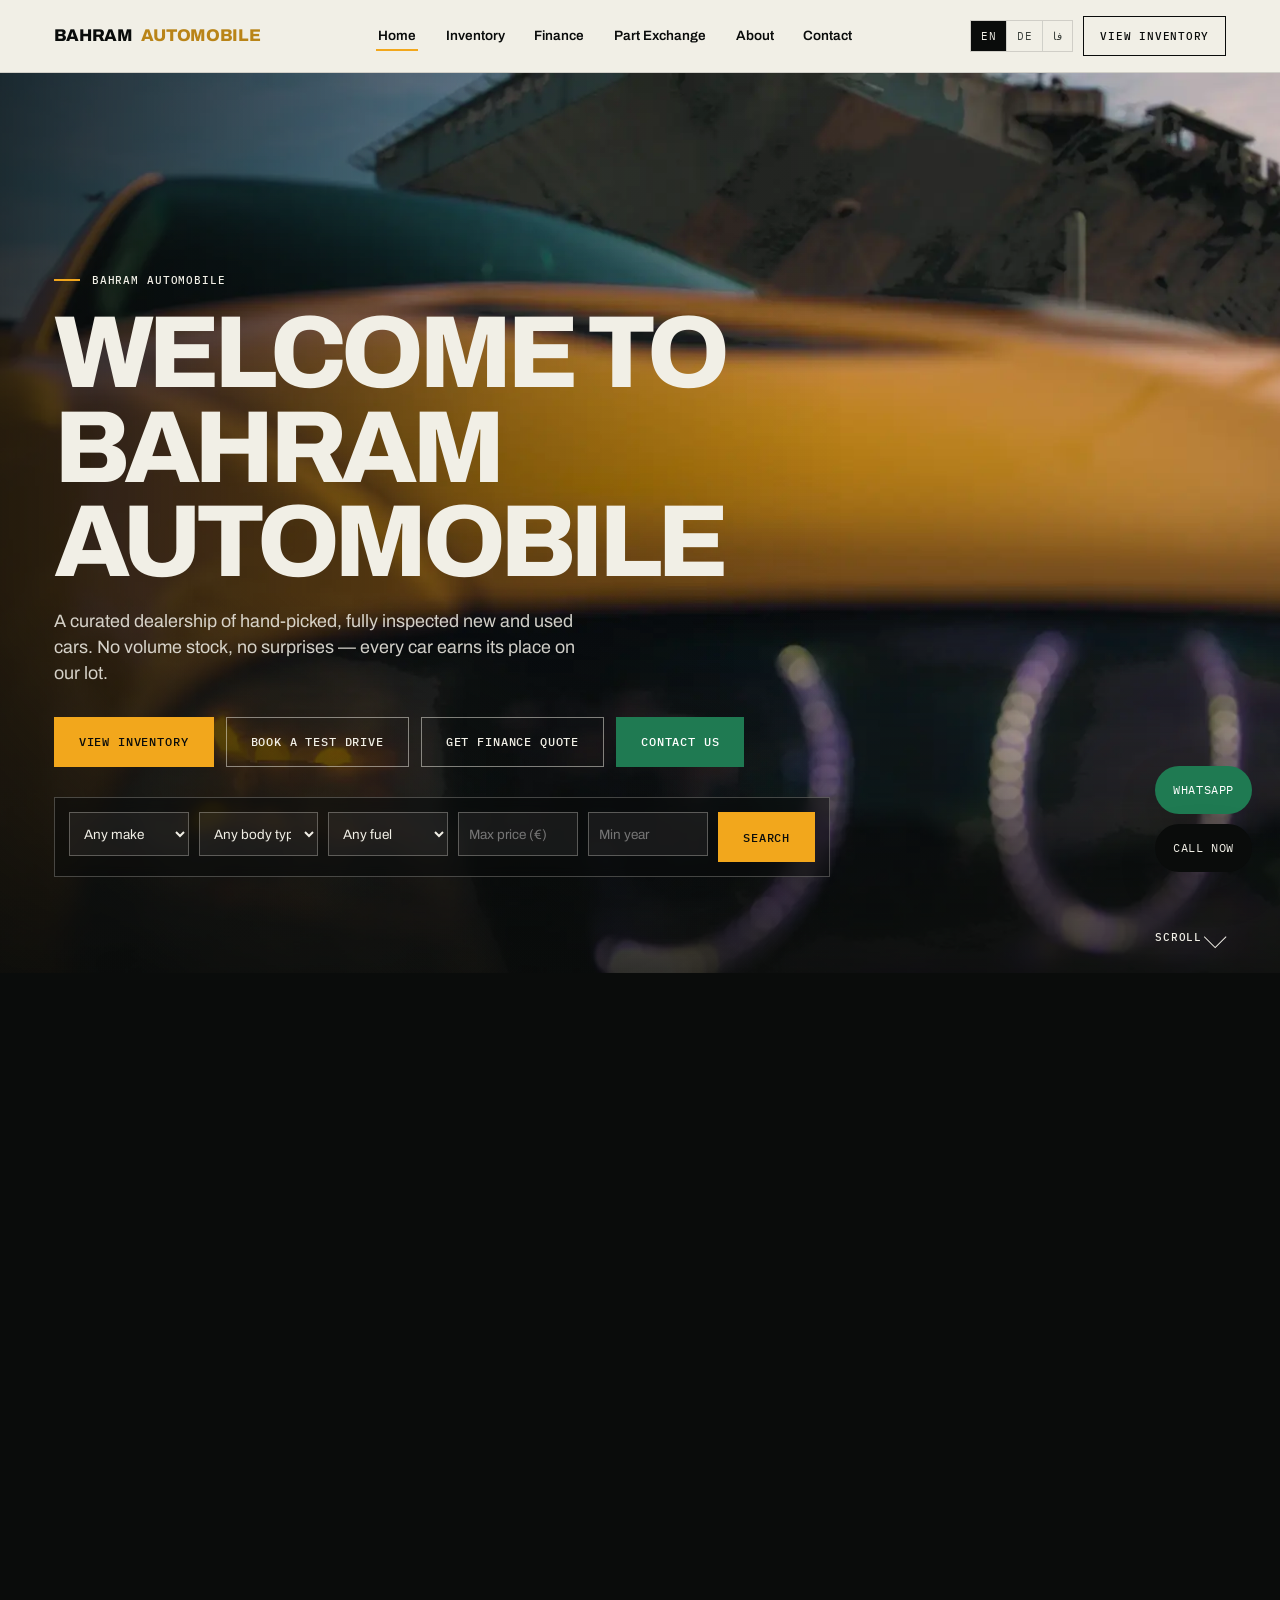
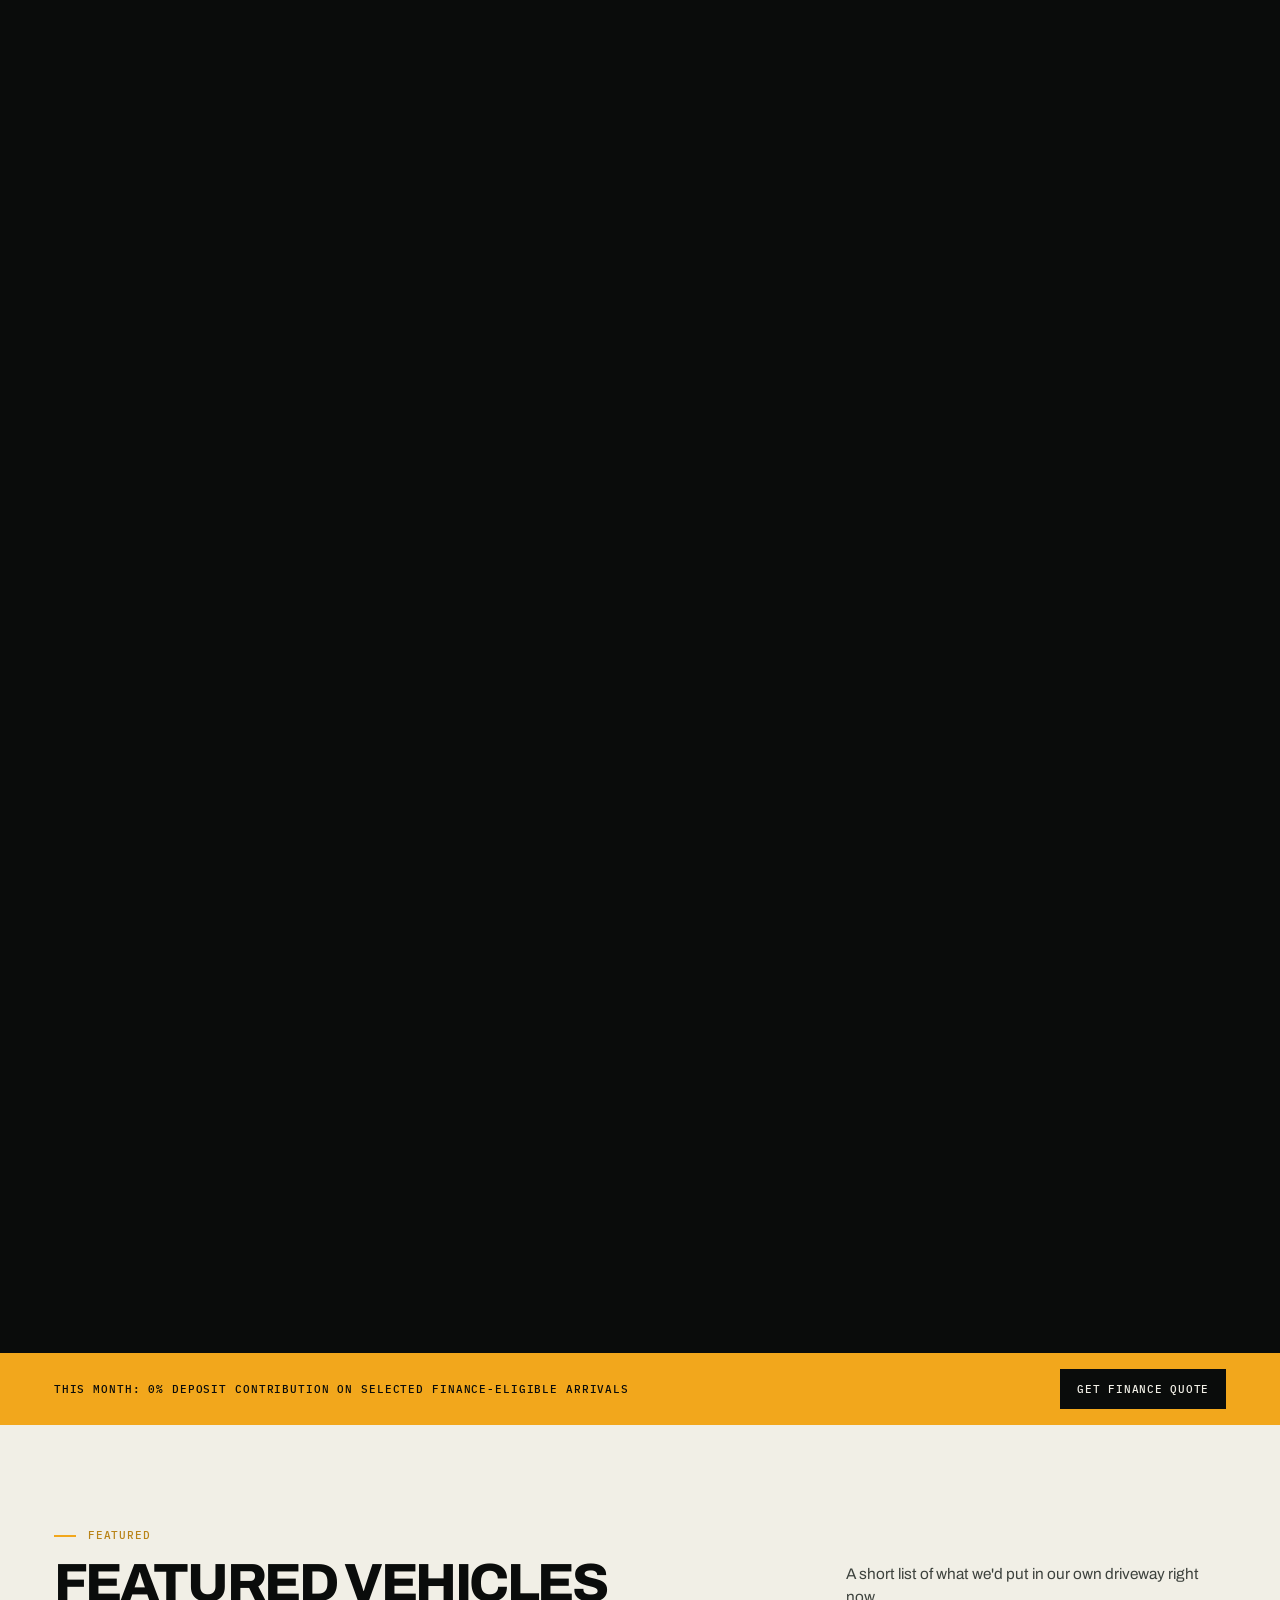
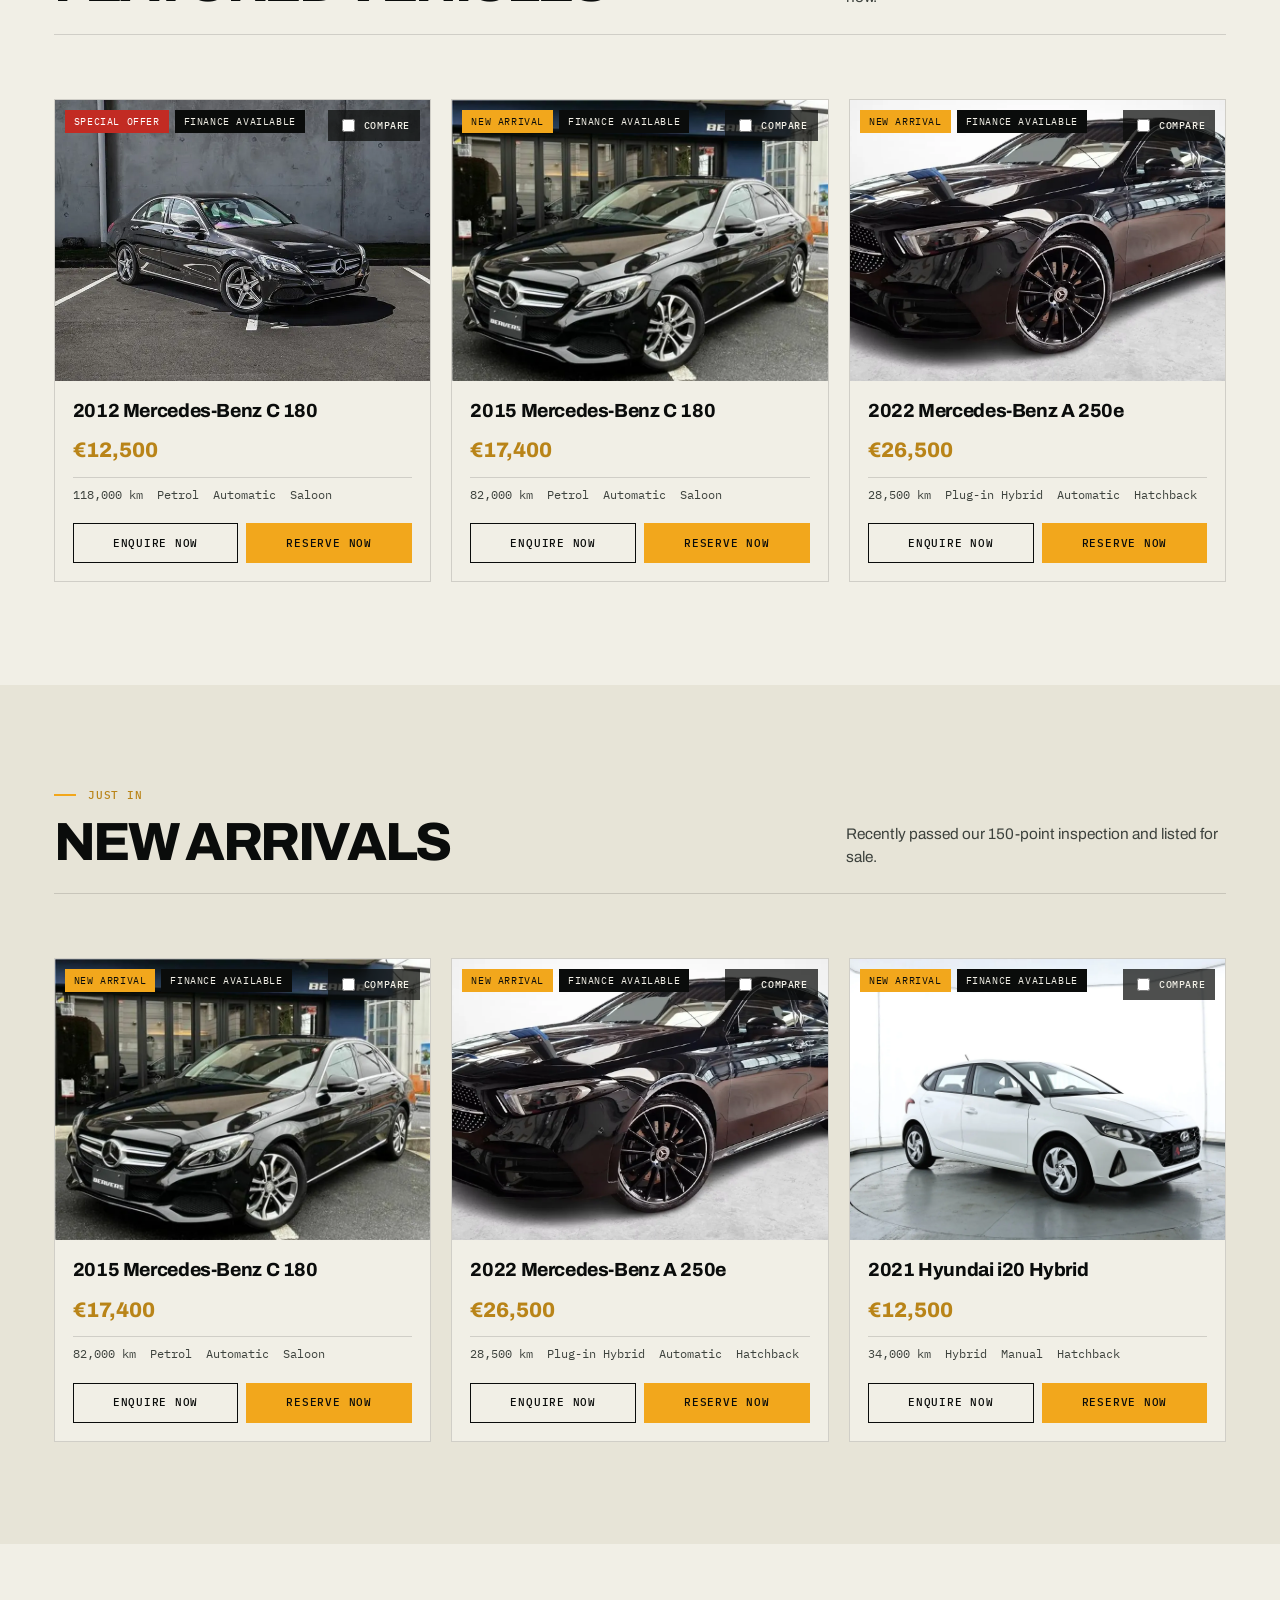
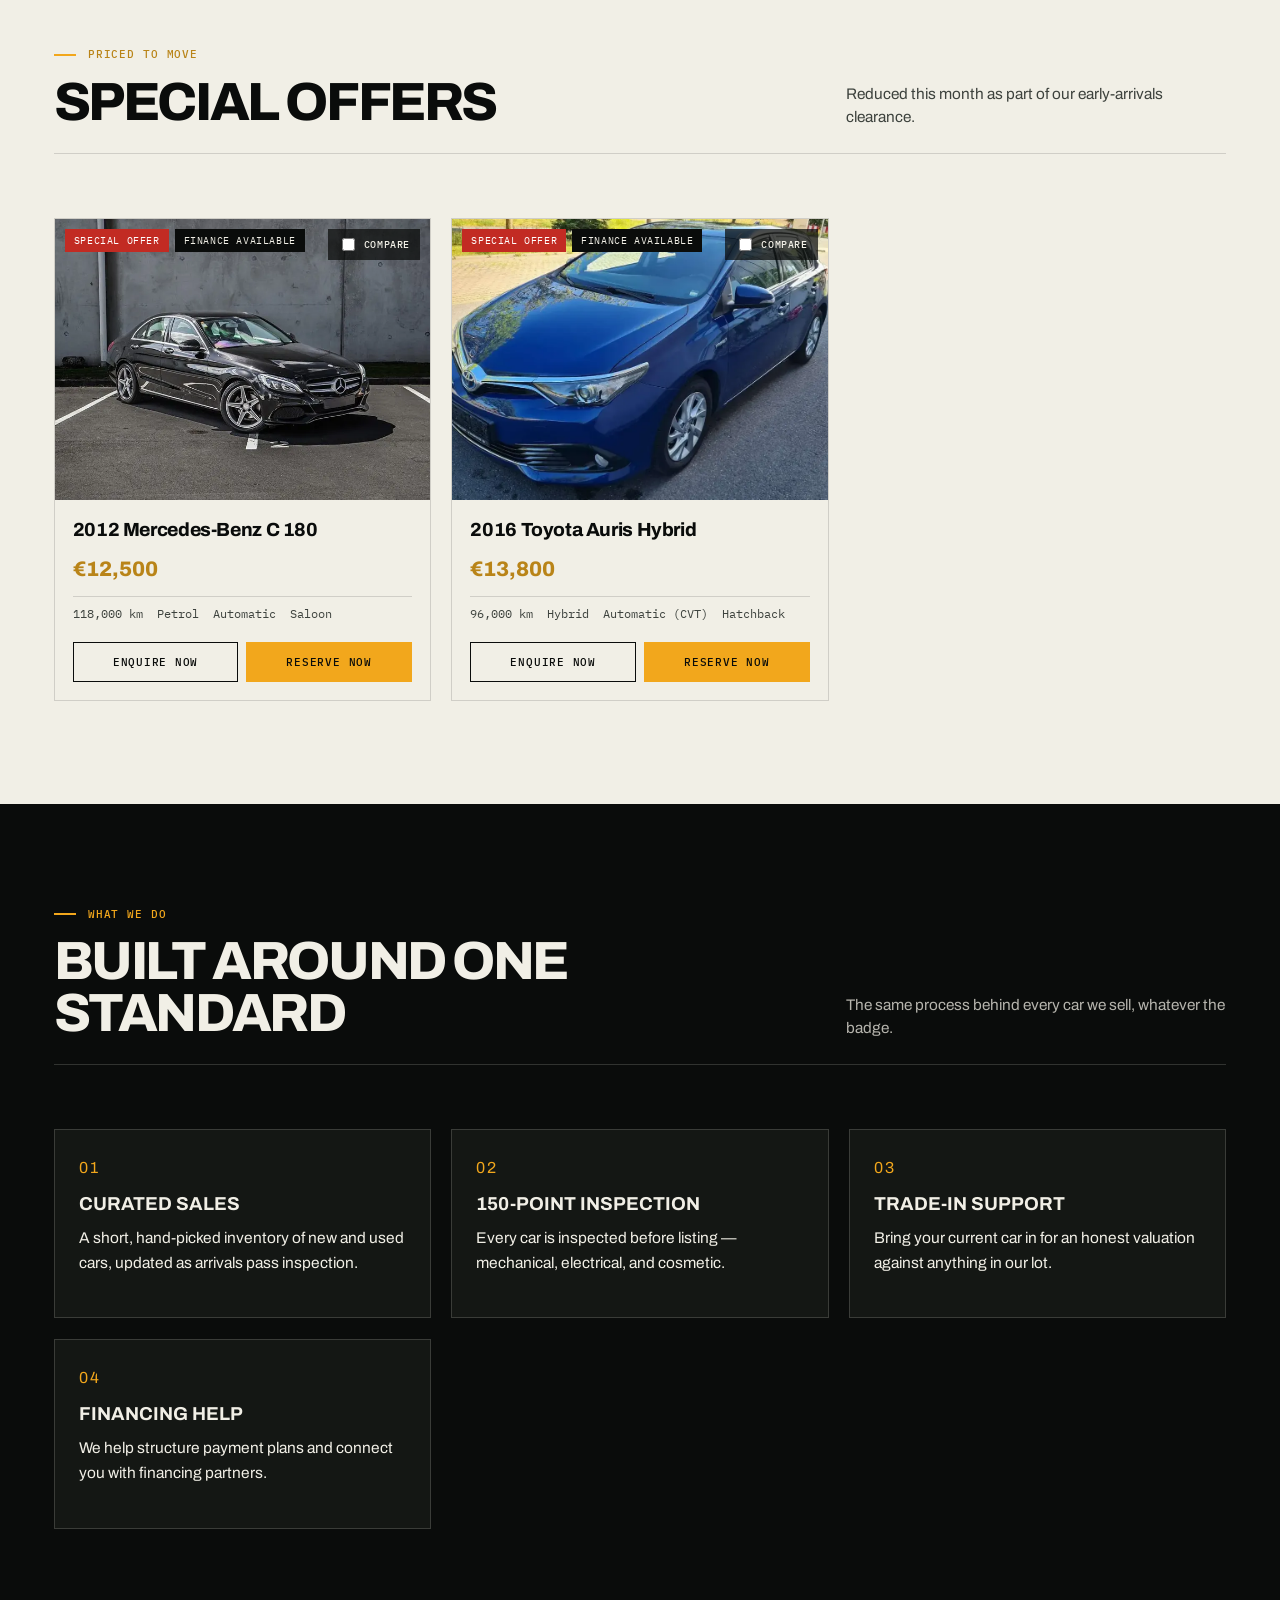
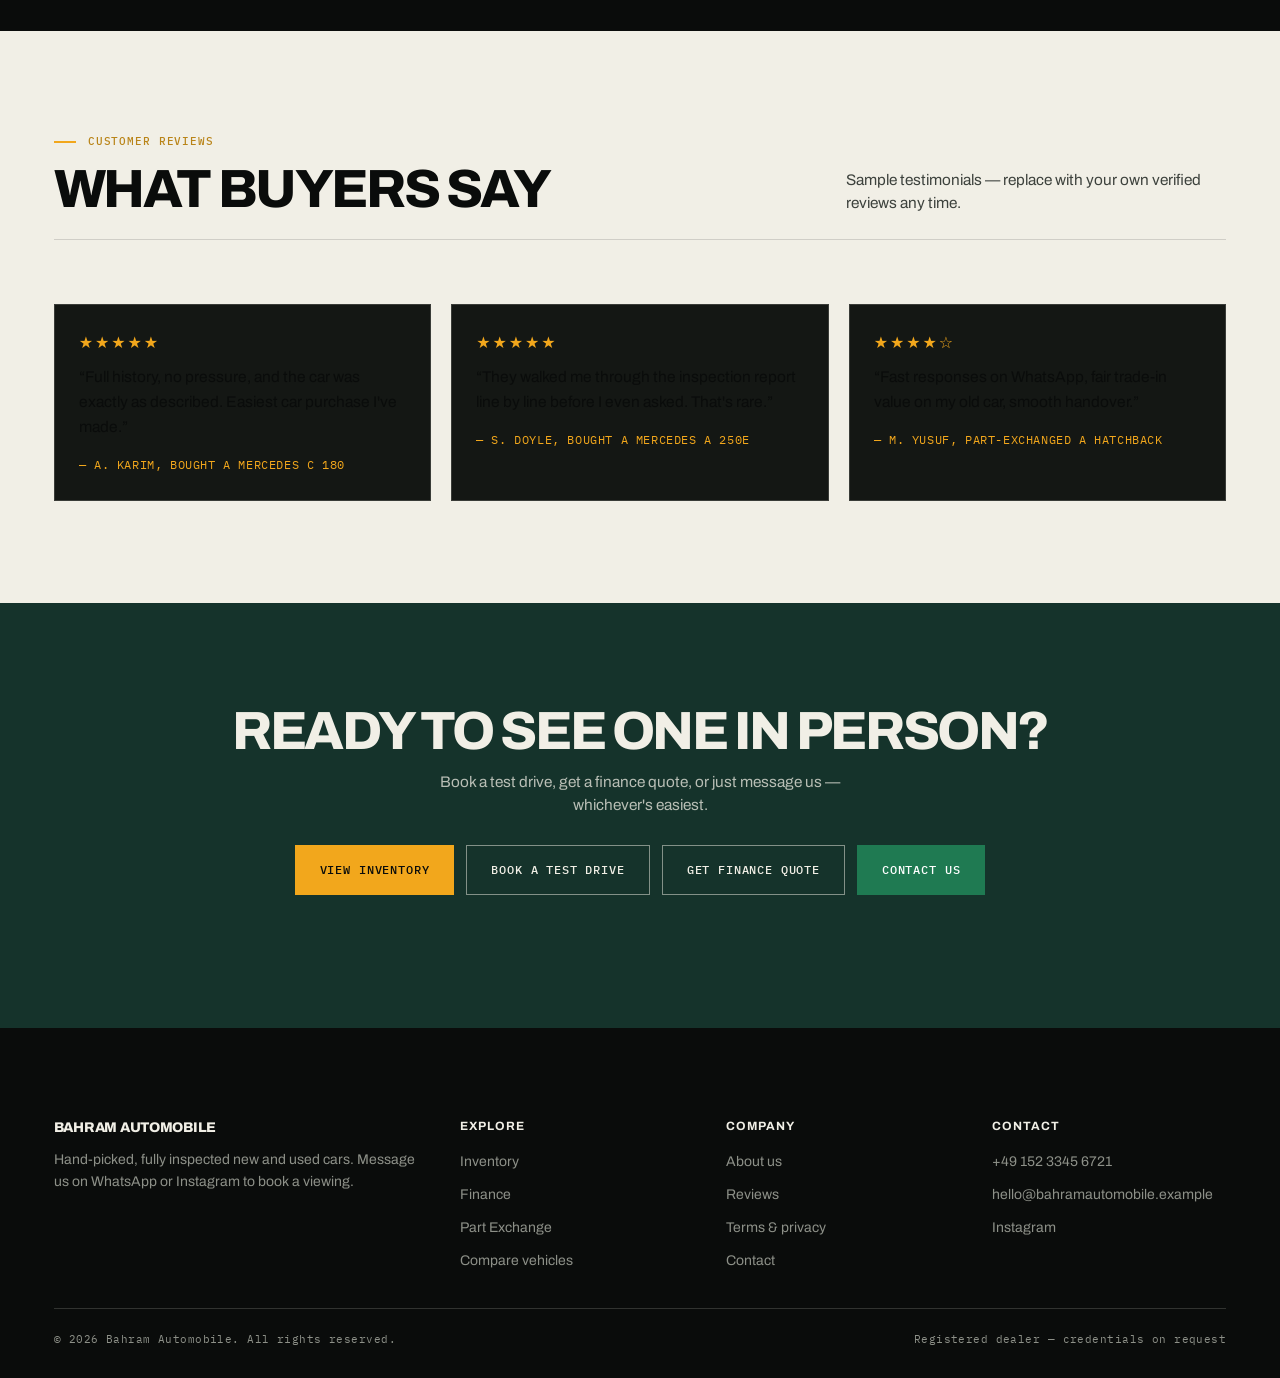
<file: index.html>
<!doctype html>
<html lang="en">
<head>
  <meta charset="utf-8">
  <meta name="viewport" content="width=device-width, initial-scale=1, viewport-fit=cover">
  <meta name="theme-color" content="#0a0c0b">
  <title>Bahram Automobile — Hand-Picked, Fully Inspected Cars</title>
  <meta name="description" content="Bahram Automobile is a curated dealership of hand-picked, fully inspected new and used cars. Browse inventory, get a finance quote, book a test drive, or part-exchange your car.">
  <link rel="canonical" href="index.html">
  <meta property="og:title" content="Bahram Automobile">
  <meta property="og:description" content="Hand-picked, fully inspected performance and daily cars.">
  <meta property="og:type" content="website">
  <link rel="icon" href="data:,">
  <link rel="preconnect" href="https://fonts.googleapis.com">
  <link rel="preconnect" href="https://fonts.gstatic.com" crossorigin>
  <link href="https://fonts.googleapis.com/css2?family=Archivo:wdth,wght@75..125,100..900&family=IBM+Plex+Mono:wght@400;500&family=Vazirmatn:wght@400;500;700&display=swap" rel="stylesheet">
  <link rel="stylesheet" href="assets/css/style.css">
  <style>
    /* Page-specific: cinematic hero (shortened film) */
    .hero-sequence { position: relative; height: 320vh; background: var(--carbon); }
    .hero-stage { position: sticky; top: 0; width: 100%; height: 100svh; overflow: hidden; background: var(--carbon); isolation: isolate; }
    #hero-canvas { position: absolute; inset: 0; z-index: 0; width: 100%; height: 100%; }
    .hero-scrim {
      position: absolute; inset: 0; z-index: 1;
      background:
        linear-gradient(90deg, rgba(10,12,11,.72) 0%, rgba(10,12,11,.18) 40%, transparent 66%),
        linear-gradient(0deg, rgba(10,12,11,.82) 0%, transparent 42%);
      pointer-events: none;
    }
    .hero-copy {
      position: absolute; inset: 0; z-index: 3;
      display: grid; grid-template-columns: repeat(12, 1fr);
      align-content: end; column-gap: 16px;
      padding: 96px var(--gutter) 96px;
      color: var(--paper);
    }
    .hero-copy__inner { grid-column: 1 / 9; }
    .hero-eyebrow { display:flex; align-items:center; gap:12px; margin:0 0 18px; }
    .hero-eyebrow::before { content:""; width:26px; height:2px; background: var(--heritage); }
    .hero-title { margin:0; font-size: clamp(46px, 8vw, 108px); font-weight: 800; letter-spacing: -.055em; line-height: .92; text-transform: uppercase; }
    html[lang="de"] .hero-title { font-size: clamp(38px, 6.4vw, 84px); }
    .hero-deck { max-width: 34rem; margin: 20px 0 30px; font-size: clamp(16px, 1.4vw, 20px); line-height: 1.45; color: rgba(241,239,230,.86); }
    .hero-ctas { display:flex; gap: 12px; flex-wrap: wrap; margin-bottom: 30px; }
    .hero-search {
      display: grid; grid-template-columns: repeat(5, 1fr) auto;
      gap: 10px; max-width: 900px;
      background: rgba(10,12,11,.55); backdrop-filter: blur(6px);
      padding: 14px; border: 1px solid rgba(241,239,230,.25);
    }
    .hero-search select, .hero-search input {
      width: 100%; height: 44px; padding: 0 10px; border: 1px solid rgba(241,239,230,.3);
      background: rgba(241,239,230,.06); color: var(--paper); font-family: var(--display); font-size: 13.5px;
    }
    .hero-search select option { color: #111; }
    .hero-scroll-cue { position:absolute; right: var(--gutter); bottom: 28px; z-index:3; color: var(--paper); display:flex; align-items:center; gap:8px; }
    .hero-scroll-cue::after { content:""; width:16px;height:16px; border-right:1px solid currentColor; border-bottom:1px solid currentColor; transform: rotate(45deg) translate(-2px,2px); animation: cue 1.8s ease-in-out infinite; }
    @keyframes cue { 0%,100%{opacity:.35;} 50%{opacity:1;} }

    .offer-banner {
      display:flex; align-items:center; justify-content:space-between; gap: 16px; flex-wrap:wrap;
      padding: 16px var(--gutter); background: var(--heritage); color: var(--carbon);
    }

    @media (max-width: 900px) {
      .hero-sequence { height: 260vh; }
      .hero-copy__inner { grid-column: 1 / 13; }
      .hero-search { grid-template-columns: 1fr 1fr; }
      .hero-search .btn { grid-column: 1 / -1; }
    }

    /* Mobile: the desktop hero (headline + deck + 4 CTAs + full search form)
       is too tall for a single phone viewport and was getting clipped by
       .hero-stage's overflow:hidden. Trim it down so everything fits. */
    @media (max-width: 700px) {
      .hero-copy {
        padding: 84px 20px 28px;
        align-content: end;
      }
      .hero-eyebrow { margin-bottom: 10px; }
      .hero-eyebrow .micro { font-size: 10px; }
      .hero-title {
        font-size: clamp(34px, 10vw, 46px);
        line-height: .98;
        letter-spacing: -.03em;
      }
      html[lang="de"] .hero-title {
        font-size: clamp(26px, 8vw, 38px);
      }
      .hero-deck {
        margin: 12px 0 18px;
        font-size: 14.5px;
        line-height: 1.4;
        max-width: none;
        display: -webkit-box;
        -webkit-line-clamp: 3;
        -webkit-box-orient: vertical;
        overflow: hidden;
      }
      .hero-ctas {
        display: grid;
        grid-template-columns: 1fr 1fr;
        gap: 8px;
        margin-bottom: 16px;
      }
      .hero-ctas .btn {
        min-height: 42px;
        padding: 0 10px;
        font-size: 10px;
        white-space: normal;
        text-align: center;
      }
      /* The full 6-field search form doesn't fit on a phone hero — the
         "View Inventory" button above already covers browsing, and the
         inventory page has the same filters full-size. */
      .hero-search { display: none; }
      .hero-scroll-cue { display: none; }
    }

    @media (prefers-reduced-motion: reduce) {
      .hero-sequence { height: 100svh; }
    }
  </style>
</head>
<body>
  <header class="nav">
    <a class="nav__brand" href="index.html">Bahram <span>Automobile</span></a>
    <nav aria-label="Primary">
      <ul class="nav__links" id="nav-links">
        <li><a href="index.html" aria-current="page" data-i18n="nav.home">Home</a></li>
        <li><a href="inventory.html" data-i18n="nav.inventory">Inventory</a></li>
        <li><a href="finance.html" data-i18n="nav.finance">Finance</a></li>
        <li><a href="part-exchange.html" data-i18n="nav.partExchange">Part Exchange</a></li>
        <li><a href="about.html" data-i18n="nav.about">About</a></li>
        <li><a href="contact.html" data-i18n="nav.contact">Contact</a></li>
      </ul>
    </nav>
    <div class="nav__actions">
      <div class="lang-switcher" id="lang-switcher" aria-label="Language"></div>
      <a class="btn btn--outline btn--sm" href="inventory.html" data-i18n="nav.viewInventory">View Inventory</a>
      <button class="nav__toggle" type="button" aria-expanded="false" aria-controls="nav-links" data-i18n="nav.menu">Menu</button>
    </div>
  </header>

  <main>
    <!-- ============ CINEMATIC HERO ============ -->
    <section class="hero-sequence" id="hero-sequence" aria-label="Bahram Automobile — cinematic introduction">
      <div class="hero-stage" id="hero-stage">
        <canvas id="hero-canvas" role="img" aria-label="Cinematic footage from a Bahram Automobile feature film, illustrating the standard behind every car we sell"></canvas>
        <div class="hero-scrim" aria-hidden="true"></div>
        <div class="hero-copy">
          <div class="hero-copy__inner">
            <p class="hero-eyebrow micro" data-i18n="hero.eyebrow">Bahram Automobile</p>
            <h1 class="hero-title" data-i18n-html="hero.title">Welcome to<br>Bahram Automobile</h1>
            <p class="hero-deck" data-i18n="hero.deck">A curated dealership of hand-picked, fully inspected new and used cars. No volume stock, no surprises — every car earns its place on our lot.</p>
            <div class="hero-ctas">
              <a class="btn btn--primary" href="inventory.html" data-i18n="hero.viewInventory">View Inventory</a>
              <a class="btn btn--outline-light" href="contact.html#test-drive" data-i18n="hero.bookTestDrive">Book a Test Drive</a>
              <a class="btn btn--outline-light" href="finance.html" data-i18n="hero.getFinanceQuote">Get Finance Quote</a>
              <a class="btn btn--whatsapp" href="contact.html" data-i18n="hero.contactUs">Contact Us</a>
            </div>
            <form class="hero-search" id="home-search" role="search" aria-label="Search vehicles">
              <select name="make" aria-label="Make"><option value="" data-i18n="hero.anyMake">Any make</option></select>
              <select name="bodyType" aria-label="Body type"><option value="" data-i18n="hero.anyBody">Any body type</option></select>
              <select name="fuel" aria-label="Fuel type"><option value="" data-i18n="hero.anyFuel">Any fuel</option></select>
              <input type="number" name="priceMax" placeholder="Max price (€)" aria-label="Max price" data-i18n-placeholder="hero.maxPrice">
              <input type="number" name="yearMin" placeholder="Min year" aria-label="Min year" data-i18n-placeholder="hero.minYear">
              <button class="btn btn--primary" type="submit" data-i18n="hero.search">Search</button>
            </form>
          </div>
        </div>
        <span class="hero-scroll-cue micro" aria-hidden="true" data-i18n="hero.scroll">Scroll</span>
      </div>
    </section>

    <div class="offer-banner">
      <span class="micro" data-i18n="hero.offerBanner">This month: 0% deposit contribution on selected finance-eligible arrivals</span>
      <a class="btn btn--sm" href="finance.html" style="background:var(--carbon);border-color:var(--carbon);color:var(--paper);" data-i18n="hero.getFinance">Get finance quote</a>
    </div>

    <!-- ============ FEATURED VEHICLES ============ -->
    <section class="section" aria-labelledby="featured-title">
      <div class="section__head">
        <div>
          <p class="section__eyebrow micro" data-i18n="section.featuredEyebrow">Featured</p>
          <h2 class="section__title" id="featured-title" data-i18n="section.featuredTitle">Featured vehicles</h2>
        </div>
        <p class="section__aside" data-i18n="section.featuredAside">A short list of what we'd put in our own driveway right now.</p>
      </div>
      <div class="card-grid" id="featured-vehicles" data-reveal></div>
    </section>

    <!-- ============ NEW ARRIVALS ============ -->
    <section class="section section--soft" aria-labelledby="arrivals-title">
      <div class="section__head">
        <div>
          <p class="section__eyebrow micro" data-i18n="section.arrivalsEyebrow">Just in</p>
          <h2 class="section__title" id="arrivals-title" data-i18n="section.arrivalsTitle">New arrivals</h2>
        </div>
        <p class="section__aside" data-i18n="section.arrivalsAside">Recently passed our 150-point inspection and listed for sale.</p>
      </div>
      <div class="card-grid" id="new-arrivals" data-reveal></div>
    </section>

    <!-- ============ SPECIAL OFFERS ============ -->
    <section class="section" aria-labelledby="offers-title">
      <div class="section__head">
        <div>
          <p class="section__eyebrow micro" data-i18n="section.offersEyebrow">Priced to move</p>
          <h2 class="section__title" id="offers-title" data-i18n="section.offersTitle">Special offers</h2>
        </div>
        <p class="section__aside" data-i18n="section.offersAside">Reduced this month as part of our early-arrivals clearance.</p>
      </div>
      <div class="card-grid" id="special-offers" data-reveal></div>
    </section>

    <!-- ============ SERVICES ============ -->
    <section class="section section--dark" aria-labelledby="services-title">
      <div class="section__head">
        <div>
          <p class="section__eyebrow micro" data-i18n="section.servicesEyebrow">What we do</p>
          <h2 class="section__title" id="services-title" data-i18n="section.servicesTitle">Built around one standard</h2>
        </div>
        <p class="section__aside" data-i18n="section.servicesAside">The same process behind every car we sell, whatever the badge.</p>
      </div>
      <div class="card-grid" data-reveal>
        <div class="testimonial"><span class="testimonial__stars">01</span><h3 style="margin:0 0 8px;text-transform:uppercase;" data-i18n="service.sales.title">Curated sales</h3><p data-i18n="service.sales.body">A short, hand-picked inventory of new and used cars, updated as arrivals pass inspection.</p></div>
        <div class="testimonial"><span class="testimonial__stars">02</span><h3 style="margin:0 0 8px;text-transform:uppercase;" data-i18n="service.inspection.title">150-point inspection</h3><p data-i18n="service.inspection.body">Every car is inspected before listing — mechanical, electrical, and cosmetic.</p></div>
        <div class="testimonial"><span class="testimonial__stars">03</span><h3 style="margin:0 0 8px;text-transform:uppercase;" data-i18n="service.tradein.title">Trade-in support</h3><p data-i18n="service.tradein.body">Bring your current car in for an honest valuation against anything in our lot.</p></div>
        <div class="testimonial"><span class="testimonial__stars">04</span><h3 style="margin:0 0 8px;text-transform:uppercase;" data-i18n="service.finance.title">Financing help</h3><p data-i18n="service.finance.body">We help structure payment plans and connect you with financing partners.</p></div>
      </div>
    </section>

    <!-- ============ TESTIMONIALS ============ -->
    <section class="section" aria-labelledby="reviews-title">
      <div class="section__head">
        <div>
          <p class="section__eyebrow micro" data-i18n="section.reviewsEyebrow">Customer reviews</p>
          <h2 class="section__title" id="reviews-title" data-i18n="section.reviewsTitle">What buyers say</h2>
        </div>
        <p class="section__aside" data-i18n="section.reviewsAside">Sample testimonials — replace with your own verified reviews any time.</p>
      </div>
      <div class="testimonials" data-reveal>
        <div class="testimonial">
          <span class="testimonial__stars">★★★★★</span>
          <p data-i18n="review1">"Full history, no pressure, and the car was exactly as described. Easiest car purchase I've made."</p>
          <div class="testimonial__name" data-i18n="review1.name">— A. Karim, bought a Mercedes C 180</div>
        </div>
        <div class="testimonial">
          <span class="testimonial__stars">★★★★★</span>
          <p data-i18n="review2">"They walked me through the inspection report line by line before I even asked. That's rare."</p>
          <div class="testimonial__name" data-i18n="review2.name">— S. Doyle, bought a Mercedes A 250e</div>
        </div>
        <div class="testimonial">
          <span class="testimonial__stars">★★★★☆</span>
          <p data-i18n="review3">"Fast responses on WhatsApp, fair trade-in value on my old car, smooth handover."</p>
          <div class="testimonial__name" data-i18n="review3.name">— M. Yusuf, part-exchanged a hatchback</div>
        </div>
      </div>
    </section>

    <!-- ============ CTA BANNER ============ -->
    <section class="section section--petrol" style="text-align:center;">
      <h2 class="section__title" style="margin:0 0 14px;" data-i18n="section.ctaTitle">Ready to see one in person?</h2>
      <p class="section__aside" style="justify-self:center;margin:0 auto 28px;" data-i18n="section.ctaAside">Book a test drive, get a finance quote, or just message us — whichever's easiest.</p>
      <div class="hero-ctas" style="justify-content:center;">
        <a class="btn btn--primary" href="inventory.html" data-i18n="hero.viewInventory">View Inventory</a>
        <a class="btn btn--outline-light" href="contact.html#test-drive" data-i18n="hero.bookTestDrive">Book a Test Drive</a>
        <a class="btn btn--outline-light" href="finance.html" data-i18n="hero.getFinanceQuote">Get Finance Quote</a>
        <a class="btn btn--whatsapp" href="contact.html" data-i18n="hero.contactUs">Contact Us</a>
      </div>
    </section>
  </main>

  <footer class="site-footer">
    <div class="site-footer__grid">
      <div>
        <p class="site-footer__brand">Bahram Automobile</p>
        <p data-i18n="footer.tagline">Hand-picked, fully inspected new and used cars. Message us on WhatsApp or Instagram to book a viewing.</p>
      </div>
      <div>
        <h4 data-i18n="footer.explore">Explore</h4>
        <ul>
          <li><a href="inventory.html" data-i18n="nav.inventory">Inventory</a></li>
          <li><a href="finance.html" data-i18n="nav.finance">Finance</a></li>
          <li><a href="part-exchange.html" data-i18n="nav.partExchange">Part Exchange</a></li>
          <li><a href="compare.html" data-i18n="nav.compare">Compare vehicles</a></li>
        </ul>
      </div>
      <div>
        <h4 data-i18n="footer.company">Company</h4>
        <ul>
          <li><a href="about.html" data-i18n="footer.aboutUs">About us</a></li>
          <li><a href="about.html#reviews" data-i18n="footer.reviews">Reviews</a></li>
          <li><a href="terms.html" data-i18n="footer.terms">Terms &amp; privacy</a></li>
          <li><a href="contact.html" data-i18n="nav.contact">Contact</a></li>
        </ul>
      </div>
      <div>
        <h4 data-i18n="footer.contact">Contact</h4>
        <ul>
          <li><a href="tel:+4915233456721">+49 152 3345 6721</a></li>
          <li><a href="mailto:hello@bahramautomobile.example">hello@bahramautomobile.example</a></li>
          <li><a href="https://www.instagram.com/bahram.automobile?igsh=MXF3OGhhazBxNDl0cA==" target="_blank" rel="noopener">Instagram</a></li>
        </ul>
      </div>
    </div>
    <div class="site-footer__bottom">
      <span>© <span id="year"></span> Bahram Automobile. <span data-i18n="footer.rights">All rights reserved.</span></span>
      <span data-i18n="footer.credentials">Registered dealer — credentials on request</span>
    </div>
  </footer>

  <div class="sticky-contact" id="sticky-contact"></div>
  <div class="compare-tray" id="compare-tray"></div>

  <script src="assets/js/data.js"></script>
  <script src="assets/js/main.js"></script>
  <script src="assets/js/i18n.js"></script>
  <script src="assets/js/compare.js"></script>
  <script src="assets/js/inventory-render.js"></script>
  <script>
    document.getElementById("year").textContent = new Date().getFullYear();

    // ---- Shortened cinematic hero engine (3 chapters worth of frames) ----
    (() => {
      const FRAME_COUNT = 114;
      const FRAME_PAD = 4;
      const LERP_FACTOR = 0.14;
      const MOBILE_QUERY = "(max-width: 900px)";
      const REDUCED_QUERY = "(prefers-reduced-motion: reduce)";

      const sequence = document.getElementById("hero-sequence");
      const stage = document.getElementById("hero-stage");
      const canvas = document.getElementById("hero-canvas");
      const ctx = canvas.getContext("2d", { alpha: false, desynchronized: true });
      const reducedMotion = window.matchMedia(REDUCED_QUERY).matches;
      const mobileMedia = window.matchMedia(MOBILE_QUERY);

      let useMobile = mobileMedia.matches;
      let dir = useMobile ? "frames/mobile" : "frames/desktop";
      const images = new Array(FRAME_COUNT);
      const loaded = new Uint8Array(FRAME_COUNT);
      let currentFrame = 0;
      let targetFrame = 0;
      let lastDrawn = -1;
      let sequenceTop = 0;
      let sequenceDistance = 1;

      function frameUrl(i) { return `${dir}/frame-${String(i + 1).padStart(FRAME_PAD, "0")}.webp`; }

      function loadFrame(i) {
        if (loaded[i]) return;
        const img = new Image();
        img.decoding = "async";
        img.onload = () => { loaded[i] = 1; };
        img.src = frameUrl(i);
        images[i] = img;
      }

      function nearestLoaded(i) {
        if (loaded[i]) return i;
        for (let d = 1; d < FRAME_COUNT; d += 1) {
          if (i - d >= 0 && loaded[i - d]) return i - d;
          if (i + d < FRAME_COUNT && loaded[i + d]) return i + d;
        }
        return -1;
      }

      function resize() {
        const dpr = Math.min(window.devicePixelRatio || 1, 2);
        canvas.width = Math.round(stage.clientWidth * dpr);
        canvas.height = Math.round(stage.clientHeight * dpr);
        lastDrawn = -1;
      }

      function updateMetrics() {
        const rect = sequence.getBoundingClientRect();
        sequenceTop = window.scrollY + rect.top;
        sequenceDistance = Math.max(1, rect.height - window.innerHeight);
      }

      function draw(i) {
        const resolved = nearestLoaded(Math.max(0, Math.min(FRAME_COUNT - 1, i)));
        if (resolved < 0 || resolved === lastDrawn) return;
        const img = images[resolved];
        if (!img || !img.naturalWidth) return;
        const w = canvas.width, h = canvas.height;
        ctx.fillStyle = "#0a0c0b";
        ctx.fillRect(0, 0, w, h);
        const scale = Math.max(w / img.naturalWidth, h / img.naturalHeight);
        const dw = img.naturalWidth * scale, dh = img.naturalHeight * scale;
        ctx.drawImage(img, (w - dw) / 2, (h - dh) / 2, dw, dh);
        lastDrawn = resolved;
      }

      function tick() {
        const raw = Math.max(0, Math.min(1, (window.scrollY - sequenceTop) / sequenceDistance));
        targetFrame = Math.round(raw * (FRAME_COUNT - 1));
        currentFrame += (targetFrame - currentFrame) * LERP_FACTOR;
        draw(Math.round(currentFrame));
        if (!reducedMotion) requestAnimationFrame(tick);
      }

      for (let i = 0; i < FRAME_COUNT; i += 4) loadFrame(i);
      loadFrame(0);
      window.setTimeout(() => { for (let i = 0; i < FRAME_COUNT; i += 1) loadFrame(i); }, 400);

      resize();
      updateMetrics();
      if (reducedMotion) {
        loadFrame(20);
        window.setTimeout(() => draw(20), 200);
      } else {
        tick();
      }

      window.addEventListener("resize", () => { resize(); updateMetrics(); }, { passive: true });
    })();
  </script>
  <script src="assets/js/forms.js"></script>
</body>
</html>
</file>
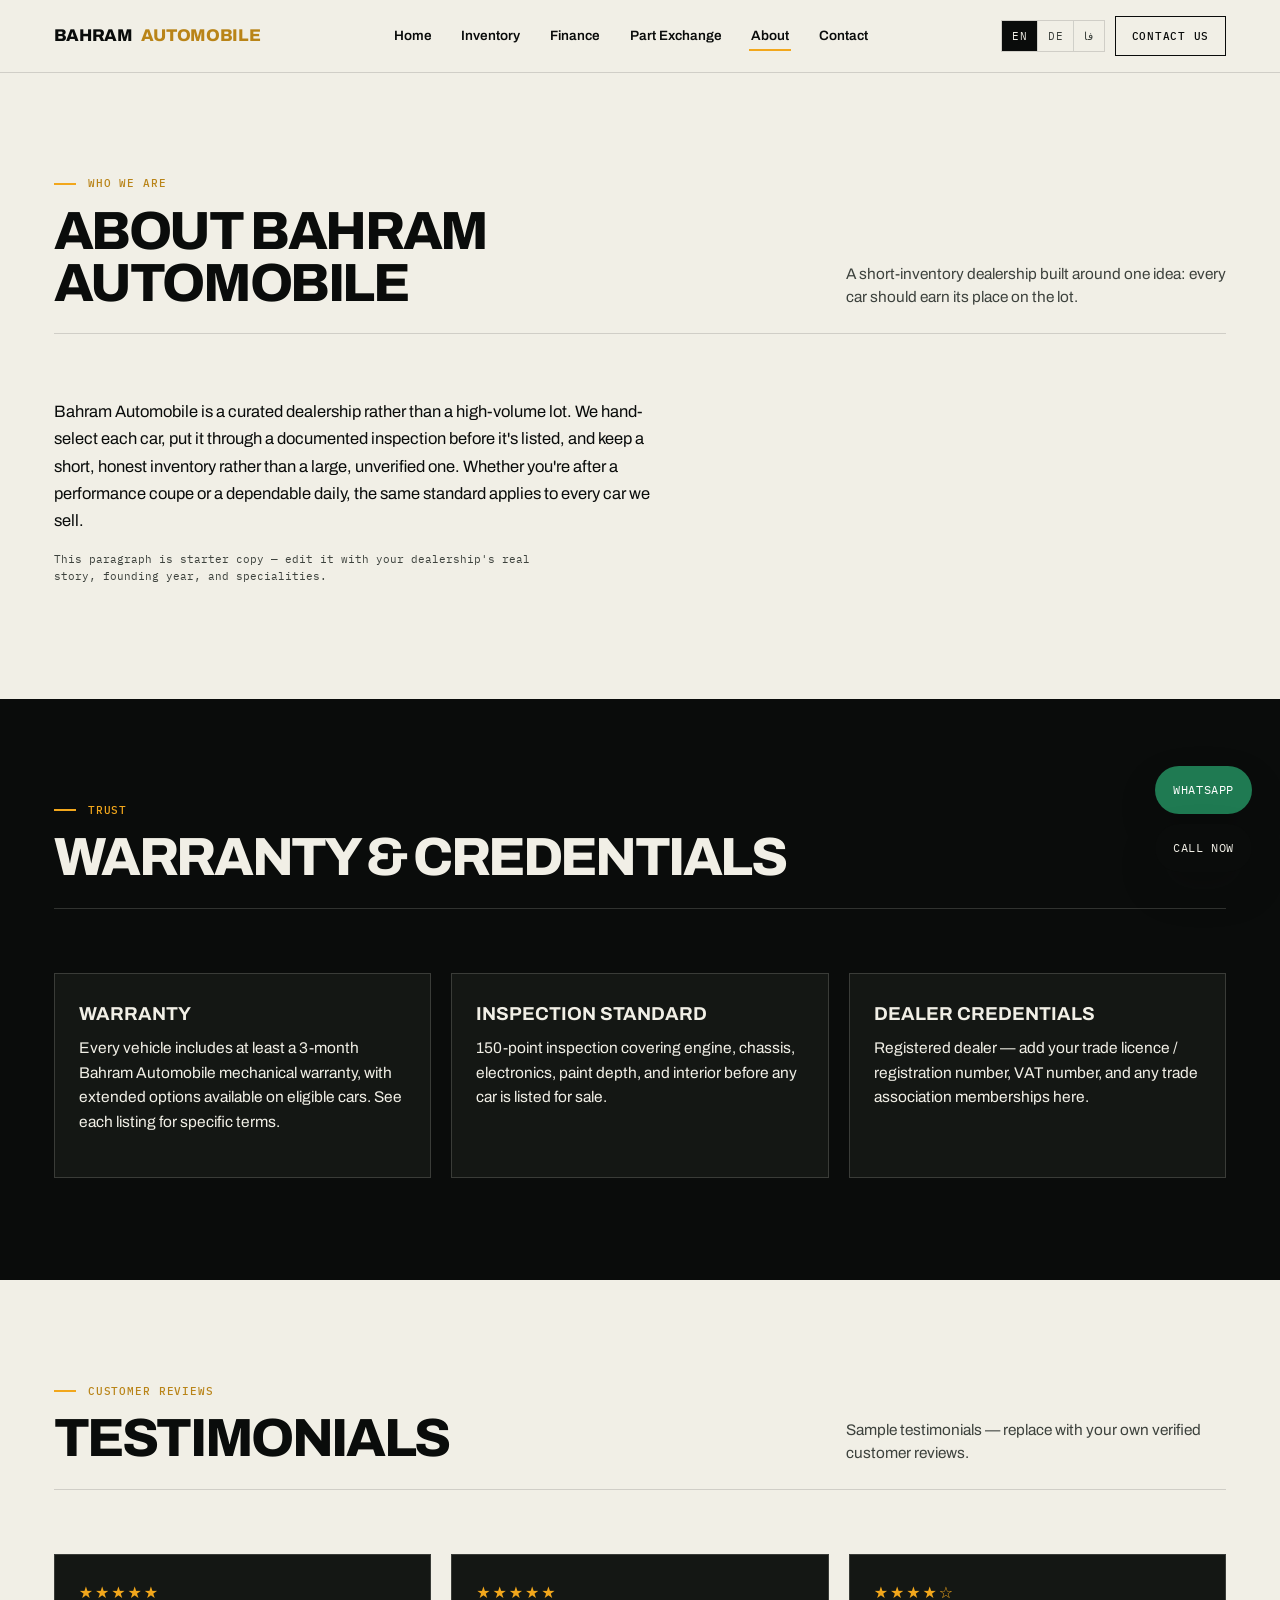
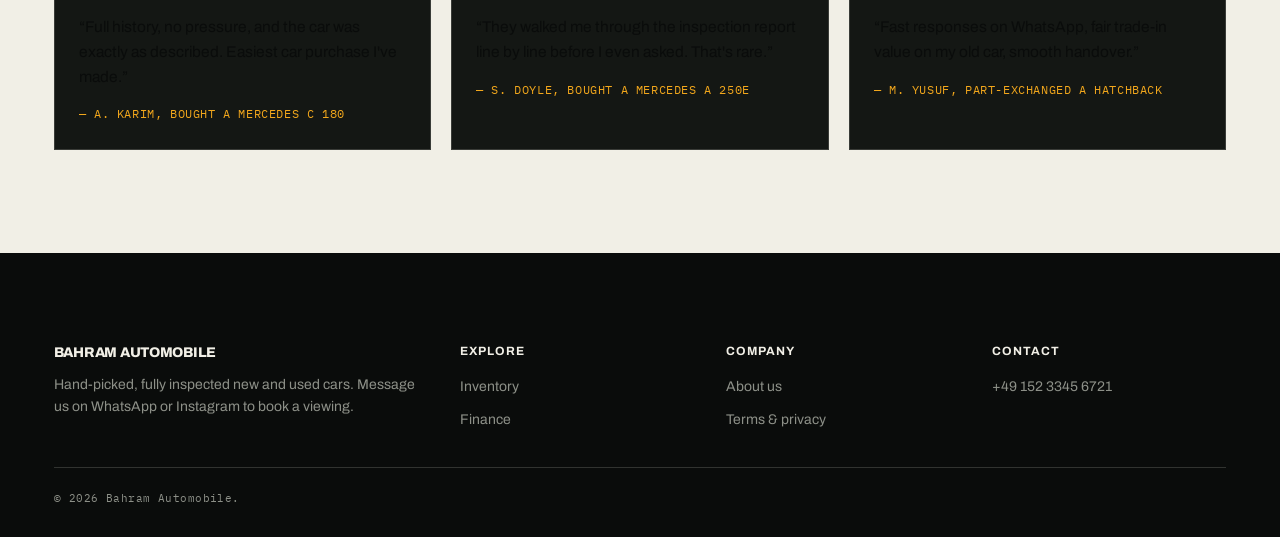
<file: about.html>
<!doctype html>
<html lang="en">
<head>
  <meta charset="utf-8">
  <meta name="viewport" content="width=device-width, initial-scale=1, viewport-fit=cover">
  <meta name="theme-color" content="#0a0c0b">
  <title>About — Bahram Automobile</title>
  <meta name="description" content="About Bahram Automobile: our inspection standard, warranty, dealer credentials, and customer reviews.">
  <link rel="icon" href="data:,">
  <link rel="preconnect" href="https://fonts.googleapis.com">
  <link rel="preconnect" href="https://fonts.gstatic.com" crossorigin>
  <link href="https://fonts.googleapis.com/css2?family=Archivo:wdth,wght@75..125,100..900&family=IBM+Plex+Mono:wght@400;500&family=Vazirmatn:wght@400;500;700&display=swap" rel="stylesheet">
  <link rel="stylesheet" href="assets/css/style.css">
</head>
<body>
  <header class="nav">
    <a class="nav__brand" href="index.html">Bahram <span>Automobile</span></a>
    <nav aria-label="Primary">
      <ul class="nav__links" id="nav-links">
        <li><a href="index.html" data-i18n="nav.home">Home</a></li>
        <li><a href="inventory.html" data-i18n="nav.inventory">Inventory</a></li>
        <li><a href="finance.html" data-i18n="nav.finance">Finance</a></li>
        <li><a href="part-exchange.html" data-i18n="nav.partExchange">Part Exchange</a></li>
        <li><a href="about.html" aria-current="page" data-i18n="nav.about">About</a></li>
        <li><a href="contact.html" data-i18n="nav.contact">Contact</a></li>
      </ul>
    </nav>
    <div class="nav__actions">
      <div class="lang-switcher" id="lang-switcher" aria-label="Language"></div>
      <a class="btn btn--outline btn--sm" href="contact.html" data-i18n="nav.contactUs">Contact Us</a>
      <button class="nav__toggle" type="button" aria-expanded="false" aria-controls="nav-links" data-i18n="nav.menu">Menu</button>
    </div>
  </header>

  <main>
    <section class="section">
      <div class="section__head">
        <div><p class="section__eyebrow micro" data-i18n="about.eyebrow">Who we are</p><h1 class="section__title" data-i18n="about.title">About Bahram Automobile</h1></div>
        <p class="section__aside" data-i18n="about.aside">A short-inventory dealership built around one idea: every car should earn its place on the lot.</p>
      </div>
      <p style="max-width:68ch;font-size:16.5px;line-height:1.65;" data-i18n="about.body">
        Bahram Automobile is a curated dealership rather than a high-volume lot. We hand-select each car, put it through
        a documented inspection before it's listed, and keep a short, honest inventory rather than a large, unverified one.
        Whether you're after a performance coupe or a dependable daily, the same standard applies to every car we sell.
      </p>
      <p class="form__note" style="max-width:68ch;margin-top:12px;" data-i18n="about.note">
        This paragraph is starter copy — edit it with your dealership's real story, founding year, and specialities.
      </p>
    </section>

    <section class="section section--dark" aria-labelledby="warranty-title">
      <div class="section__head">
        <div><p class="section__eyebrow micro" data-i18n="about.trustEyebrow">Trust</p><h2 class="section__title" id="warranty-title" data-i18n="about.trustTitle">Warranty &amp; credentials</h2></div>
      </div>
      <div class="card-grid">
        <div class="testimonial">
          <h3 style="margin:0 0 8px;text-transform:uppercase;" data-i18n="about.warranty.title">Warranty</h3>
          <p data-i18n="about.warranty.body">Every vehicle includes at least a 3-month Bahram Automobile mechanical warranty, with extended options available on eligible cars. See each listing for specific terms.</p>
        </div>
        <div class="testimonial">
          <h3 style="margin:0 0 8px;text-transform:uppercase;" data-i18n="about.inspection.title">Inspection standard</h3>
          <p data-i18n="about.inspection.body">150-point inspection covering engine, chassis, electronics, paint depth, and interior before any car is listed for sale.</p>
        </div>
        <div class="testimonial">
          <h3 style="margin:0 0 8px;text-transform:uppercase;" data-i18n="about.credentials.title">Dealer credentials</h3>
          <p data-i18n="about.credentials.body">Registered dealer — add your trade licence / registration number, VAT number, and any trade association memberships here.</p>
        </div>
      </div>
    </section>

    <section class="section" id="reviews" aria-labelledby="reviews-title">
      <div class="section__head">
        <div><p class="section__eyebrow micro" data-i18n="about.reviewsEyebrow">Customer reviews</p><h2 class="section__title" id="reviews-title" data-i18n="about.reviewsTitle">Testimonials</h2></div>
        <p class="section__aside" data-i18n="about.reviewsAside">Sample testimonials — replace with your own verified customer reviews.</p>
      </div>
      <div class="testimonials">
        <div class="testimonial">
          <span class="testimonial__stars">★★★★★</span>
          <p data-i18n="review1">"Full history, no pressure, and the car was exactly as described. Easiest car purchase I've made."</p>
          <div class="testimonial__name" data-i18n="review1.name">— A. Karim, bought a Mercedes C 180</div>
        </div>
        <div class="testimonial">
          <span class="testimonial__stars">★★★★★</span>
          <p data-i18n="review2">"They walked me through the inspection report line by line before I even asked. That's rare."</p>
          <div class="testimonial__name" data-i18n="review2.name">— S. Doyle, bought a Mercedes A 250e</div>
        </div>
        <div class="testimonial">
          <span class="testimonial__stars">★★★★☆</span>
          <p data-i18n="review3">"Fast responses on WhatsApp, fair trade-in value on my old car, smooth handover."</p>
          <div class="testimonial__name" data-i18n="review3.name">— M. Yusuf, part-exchanged a hatchback</div>
        </div>
      </div>
    </section>
  </main>

  <footer class="site-footer">
    <div class="site-footer__grid">
      <div><p class="site-footer__brand">Bahram Automobile</p><p data-i18n="footer.tagline">Hand-picked, fully inspected new and used cars.</p></div>
      <div><h4 data-i18n="footer.explore">Explore</h4><ul><li><a href="inventory.html" data-i18n="nav.inventory">Inventory</a></li><li><a href="finance.html" data-i18n="nav.finance">Finance</a></li></ul></div>
      <div><h4 data-i18n="footer.company">Company</h4><ul><li><a href="about.html" data-i18n="footer.aboutUs">About us</a></li><li><a href="terms.html" data-i18n="footer.terms">Terms &amp; privacy</a></li></ul></div>
      <div><h4 data-i18n="footer.contact">Contact</h4><ul><li><a href="tel:+4915233456721">+49 152 3345 6721</a></li></ul></div>
    </div>
    <div class="site-footer__bottom"><span>© <span id="year"></span> Bahram Automobile.</span></div>
  </footer>

  <div class="sticky-contact" id="sticky-contact"></div>

  <script src="assets/js/data.js"></script>
  <script src="assets/js/main.js"></script>
  <script src="assets/js/i18n.js"></script>
  <script>document.getElementById("year").textContent = new Date().getFullYear();</script>
</body>
</html>
</file>
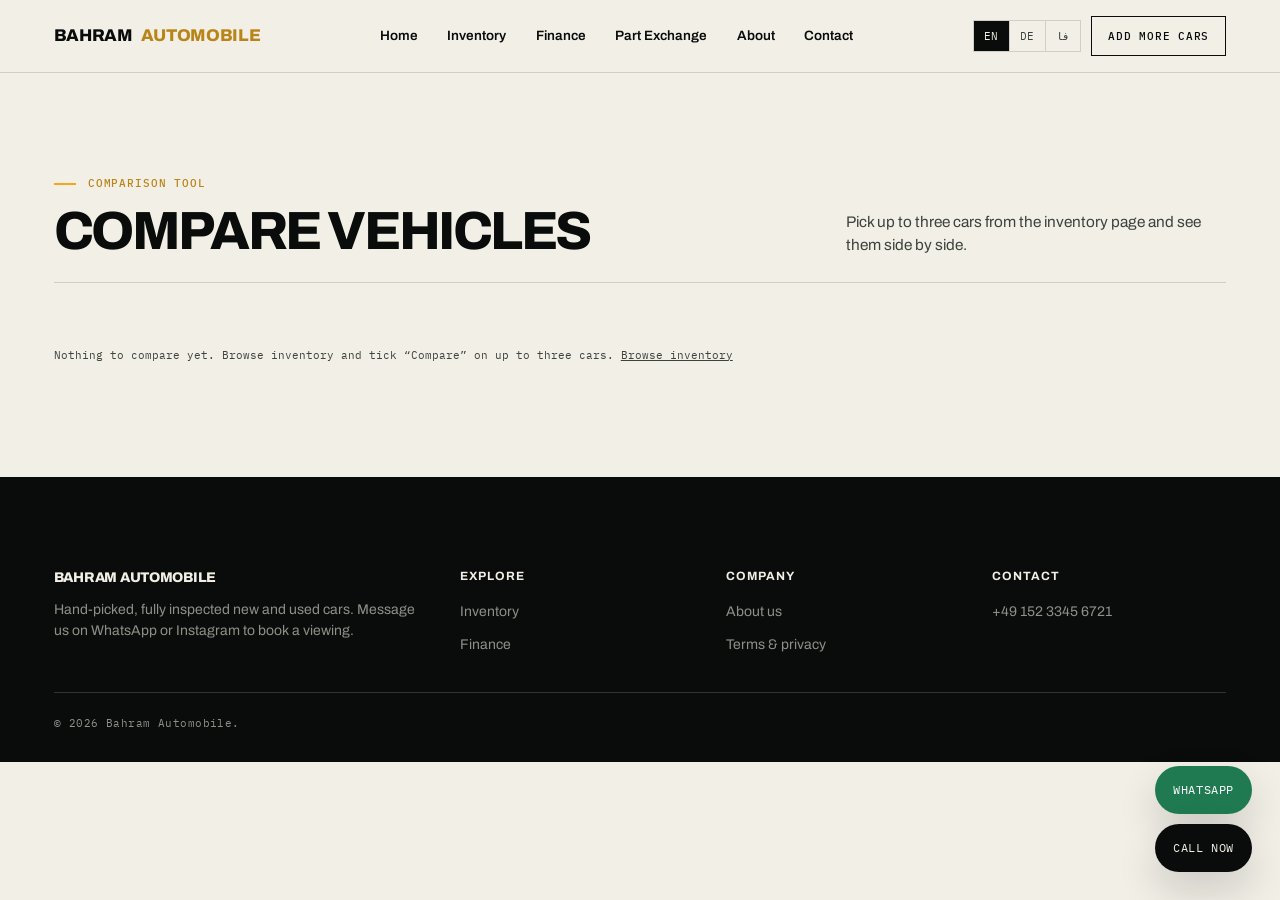
<file: compare.html>
<!doctype html>
<html lang="en">
<head>
  <meta charset="utf-8">
  <meta name="viewport" content="width=device-width, initial-scale=1, viewport-fit=cover">
  <meta name="theme-color" content="#0a0c0b">
  <title>Compare Vehicles — Bahram Automobile</title>
  <meta name="description" content="Compare up to three Bahram Automobile vehicles side by side.">
  <link rel="icon" href="data:,">
  <link rel="preconnect" href="https://fonts.googleapis.com">
  <link rel="preconnect" href="https://fonts.gstatic.com" crossorigin>
  <link href="https://fonts.googleapis.com/css2?family=Archivo:wdth,wght@75..125,100..900&family=IBM+Plex+Mono:wght@400;500&family=Vazirmatn:wght@400;500;700&display=swap" rel="stylesheet">
  <link rel="stylesheet" href="assets/css/style.css">
  <style>#compare-table-mount { overflow-x: auto; }</style>
</head>
<body>
  <header class="nav">
    <a class="nav__brand" href="index.html">Bahram <span>Automobile</span></a>
    <nav aria-label="Primary">
      <ul class="nav__links" id="nav-links">
        <li><a href="index.html" data-i18n="nav.home">Home</a></li>
        <li><a href="inventory.html" data-i18n="nav.inventory">Inventory</a></li>
        <li><a href="finance.html" data-i18n="nav.finance">Finance</a></li>
        <li><a href="part-exchange.html" data-i18n="nav.partExchange">Part Exchange</a></li>
        <li><a href="about.html" data-i18n="nav.about">About</a></li>
        <li><a href="contact.html" data-i18n="nav.contact">Contact</a></li>
      </ul>
    </nav>
    <div class="nav__actions">
      <div class="lang-switcher" id="lang-switcher" aria-label="Language"></div>
      <a class="btn btn--outline btn--sm" href="inventory.html" data-i18n="nav.addMoreCars">Add more cars</a>
      <button class="nav__toggle" type="button" aria-expanded="false" aria-controls="nav-links" data-i18n="nav.menu">Menu</button>
    </div>
  </header>

  <main>
    <section class="section">
      <div class="section__head">
        <div><p class="section__eyebrow micro" data-i18n="compare.eyebrow">Comparison tool</p><h1 class="section__title" data-i18n="compare.title">Compare vehicles</h1></div>
        <p class="section__aside" data-i18n="compare.aside">Pick up to three cars from the inventory page and see them side by side.</p>
      </div>

      <p id="compare-empty" class="form__note" style="display:none;"><span data-i18n="compare.empty">Nothing to compare yet.</span> <a href="inventory.html" data-i18n="compare.browse">Browse inventory</a></p>
      <div id="compare-table-mount"></div>
    </section>
  </main>

  <footer class="site-footer">
    <div class="site-footer__grid">
      <div>
        <p class="site-footer__brand">Bahram Automobile</p>
        <p data-i18n="footer.tagline">Hand-picked, fully inspected new and used cars.</p>
      </div>
      <div>
        <h4 data-i18n="footer.explore">Explore</h4>
        <ul><li><a href="inventory.html" data-i18n="nav.inventory">Inventory</a></li><li><a href="finance.html" data-i18n="nav.finance">Finance</a></li></ul>
      </div>
      <div>
        <h4 data-i18n="footer.company">Company</h4>
        <ul><li><a href="about.html" data-i18n="footer.aboutUs">About us</a></li><li><a href="terms.html" data-i18n="footer.terms">Terms &amp; privacy</a></li></ul>
      </div>
      <div>
        <h4 data-i18n="footer.contact">Contact</h4>
        <ul><li><a href="tel:+4915233456721">+49 152 3345 6721</a></li></ul>
      </div>
    </div>
    <div class="site-footer__bottom"><span>© <span id="year"></span> Bahram Automobile.</span></div>
  </footer>

  <div class="sticky-contact" id="sticky-contact"></div>

  <script src="assets/js/data.js"></script>
  <script src="assets/js/main.js"></script>
  <script src="assets/js/i18n.js"></script>
  <script src="assets/js/compare.js"></script>
  <script src="assets/js/compare-page.js"></script>
  <script>document.getElementById("year").textContent = new Date().getFullYear();</script>
</body>
</html>
</file>
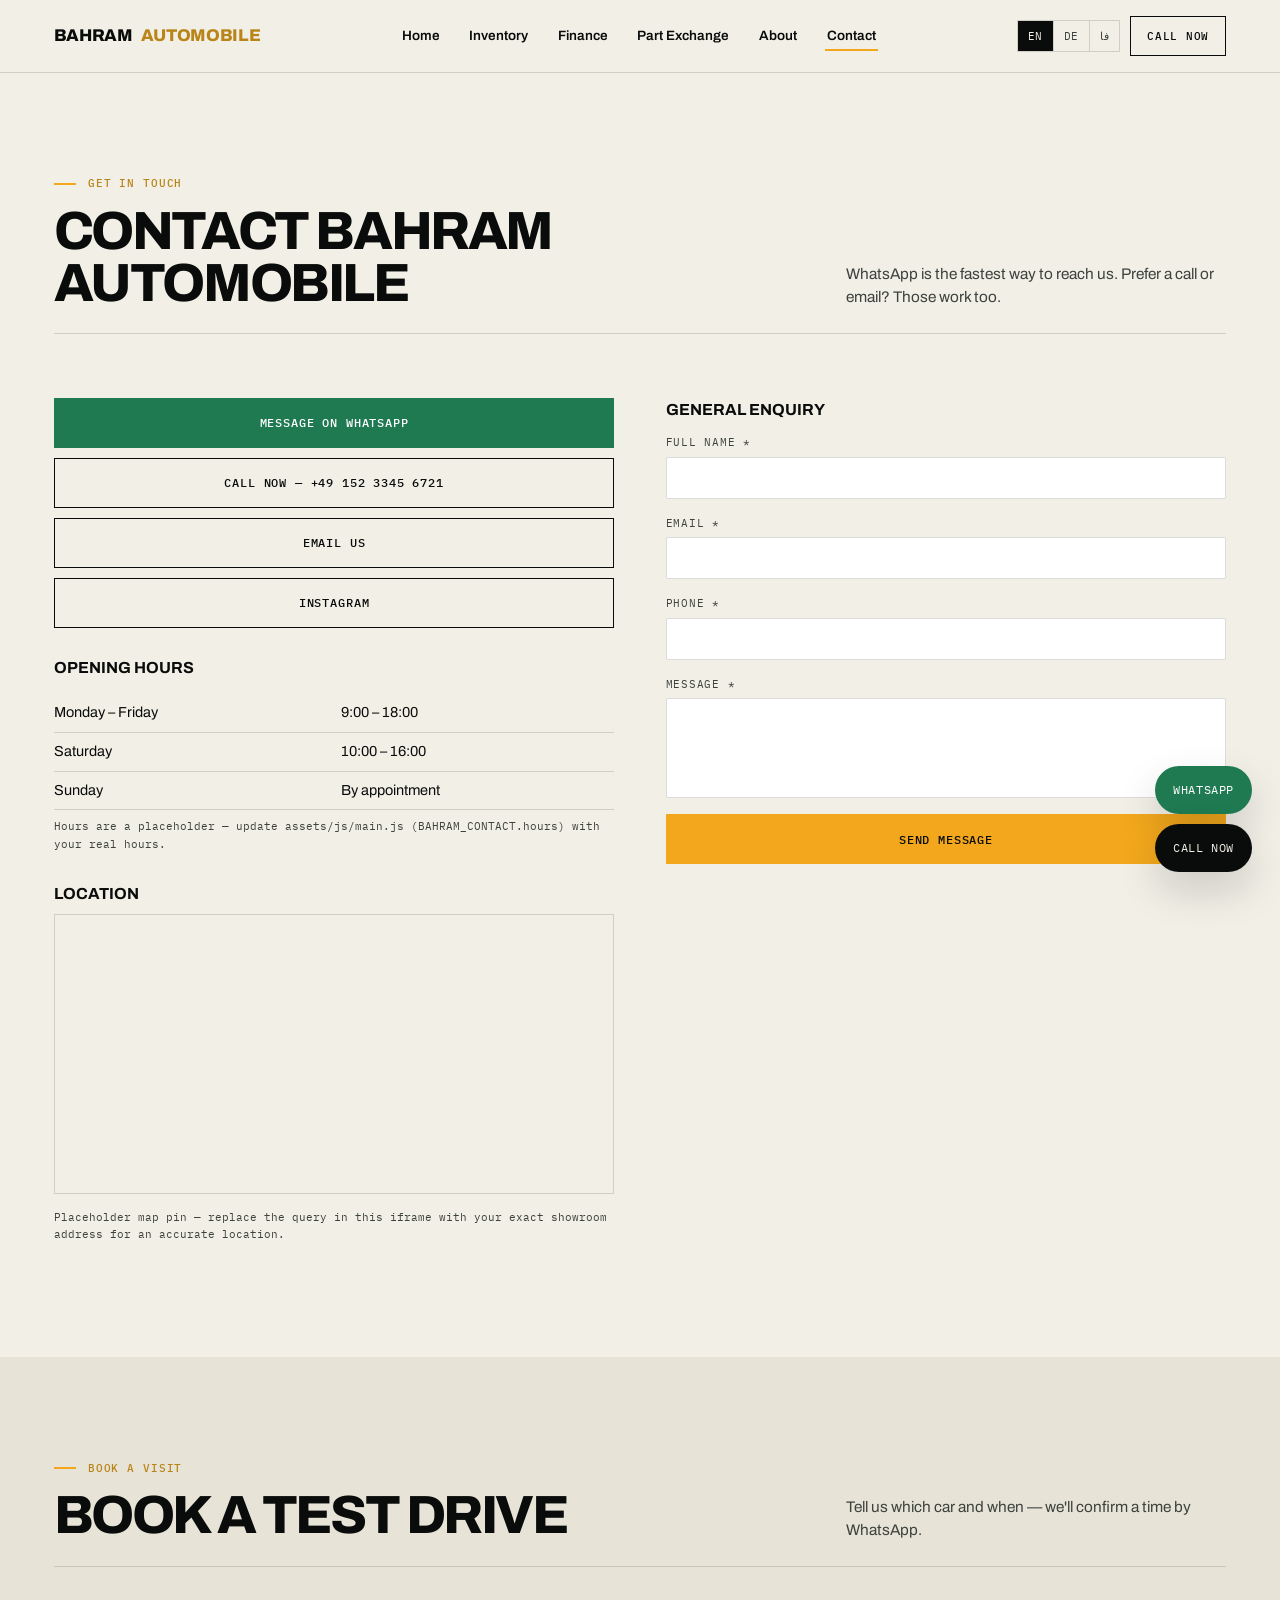
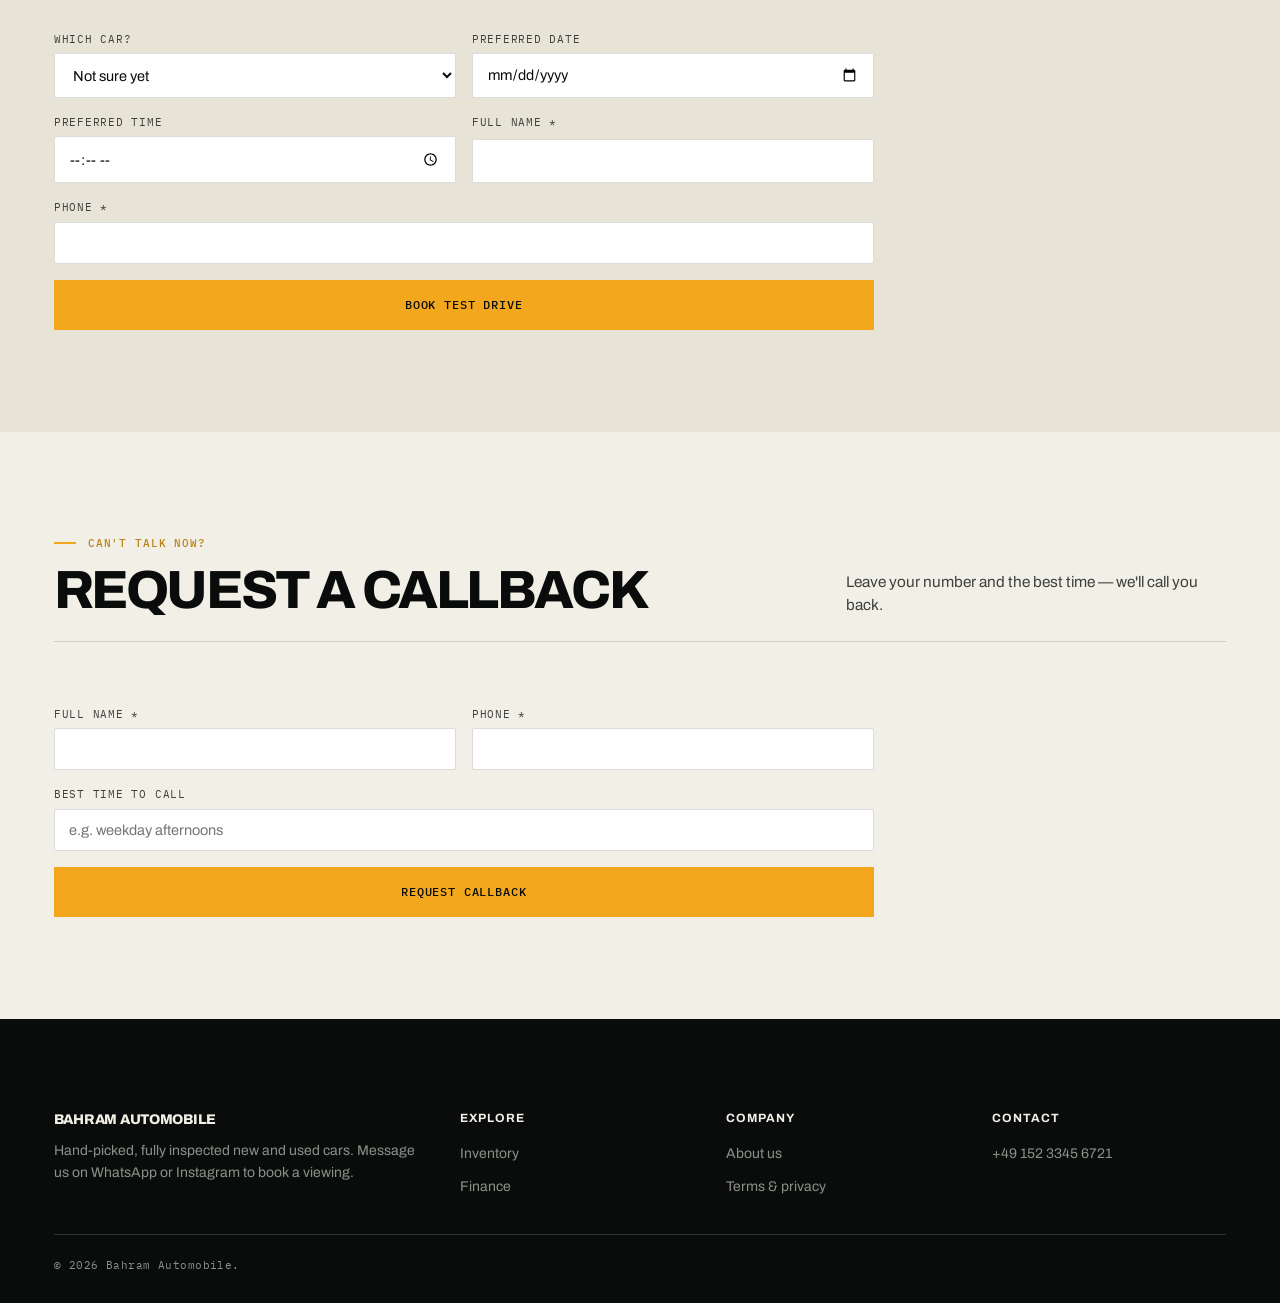
<file: contact.html>
<!doctype html>
<html lang="en">
<head>
  <meta charset="utf-8">
  <meta name="viewport" content="width=device-width, initial-scale=1, viewport-fit=cover">
  <meta name="theme-color" content="#0a0c0b">
  <title>Contact — Bahram Automobile</title>
  <meta name="description" content="Contact Bahram Automobile: WhatsApp, call, book a test drive, or request a callback. Opening hours and location.">
  <link rel="icon" href="data:,">
  <link rel="preconnect" href="https://fonts.googleapis.com">
  <link rel="preconnect" href="https://fonts.gstatic.com" crossorigin>
  <link href="https://fonts.googleapis.com/css2?family=Archivo:wdth,wght@75..125,100..900&family=IBM+Plex+Mono:wght@400;500&family=Vazirmatn:wght@400;500;700&display=swap" rel="stylesheet">
  <link rel="stylesheet" href="assets/css/style.css">
  <style>
    .contact-grid { display: grid; grid-template-columns: 1fr 1fr; gap: clamp(24px, 4vw, 56px); }
    .contact-quick { display: grid; gap: 10px; }
    .hours-table { width: 100%; border-collapse: collapse; margin-top: 14px; }
    .hours-table td { padding: 8px 0; border-bottom: 1px solid var(--line); font-size: 14.5px; }
    .map-embed { width: 100%; height: 280px; border: 1px solid var(--line); filter: grayscale(.15); }
    @media (max-width: 900px) { .contact-grid { grid-template-columns: 1fr; } }
  </style>
</head>
<body>
  <header class="nav">
    <a class="nav__brand" href="index.html">Bahram <span>Automobile</span></a>
    <nav aria-label="Primary">
      <ul class="nav__links" id="nav-links">
        <li><a href="index.html" data-i18n="nav.home">Home</a></li>
        <li><a href="inventory.html" data-i18n="nav.inventory">Inventory</a></li>
        <li><a href="finance.html" data-i18n="nav.finance">Finance</a></li>
        <li><a href="part-exchange.html" data-i18n="nav.partExchange">Part Exchange</a></li>
        <li><a href="about.html" data-i18n="nav.about">About</a></li>
        <li><a href="contact.html" aria-current="page" data-i18n="nav.contact">Contact</a></li>
      </ul>
    </nav>
    <div class="nav__actions">
      <div class="lang-switcher" id="lang-switcher" aria-label="Language"></div>
      <a class="btn btn--outline btn--sm" href="tel:+4915233456721" data-i18n="nav.callNow">Call now</a>
      <button class="nav__toggle" type="button" aria-expanded="false" aria-controls="nav-links" data-i18n="nav.menu">Menu</button>
    </div>
  </header>

  <main>
    <section class="section">
      <div class="section__head">
        <div><p class="section__eyebrow micro" data-i18n="contact.eyebrow">Get in touch</p><h1 class="section__title" data-i18n="contact.title">Contact Bahram Automobile</h1></div>
        <p class="section__aside" data-i18n="contact.aside">WhatsApp is the fastest way to reach us. Prefer a call or email? Those work too.</p>
      </div>

      <div class="contact-grid">
        <div>
          <div class="contact-quick">
            <a class="btn btn--whatsapp btn--block" href="https://wa.me/4915233456721" target="_blank" rel="noopener" data-i18n="contact.whatsapp">Message on WhatsApp</a>
            <a class="btn btn--outline btn--block" href="tel:+4915233456721" data-i18n="contact.call">Call now — +49 152 3345 6721</a>
            <a class="btn btn--outline btn--block" href="mailto:hello@bahramautomobile.example" data-i18n="contact.email">Email us</a>
            <a class="btn btn--outline btn--block" href="https://www.instagram.com/bahram.automobile?igsh=MXF3OGhhazBxNDl0cA==" target="_blank" rel="noopener">Instagram</a>
          </div>

          <h3 style="margin:28px 0 4px;text-transform:uppercase;font-size:16px;" data-i18n="contact.hours">Opening hours</h3>
          <table class="hours-table">
            <tr><td>Monday – Friday</td><td>9:00 – 18:00</td></tr>
            <tr><td>Saturday</td><td>10:00 – 16:00</td></tr>
            <tr><td>Sunday</td><td>By appointment</td></tr>
          </table>
          <p class="form__note" style="margin-top:8px;" data-i18n="contact.hoursNote">Hours are a placeholder — update assets/js/main.js (BAHRAM_CONTACT.hours) with your real hours.</p>

          <h3 style="margin:28px 0 8px;text-transform:uppercase;font-size:16px;" data-i18n="contact.location">Location</h3>
          <iframe class="map-embed" title="Map location" loading="lazy" referrerpolicy="no-referrer-when-downgrade"
            src="https://www.google.com/maps?q=Bahram+Automobile&output=embed"></iframe>
          <p class="form__note" style="margin-top:8px;" data-i18n="contact.mapNote">Placeholder map pin — replace the query in this iframe with your exact showroom address for an accurate location.</p>
        </div>

        <div>
          <h3 style="margin:0 0 12px;text-transform:uppercase;font-size:16px;" data-i18n="contact.generalEnquiry">General enquiry</h3>
          <form class="form" data-lead-form="contact">
            <div class="field"><label for="c-name" data-i18n="form.fullName">Full name *</label><input id="c-name" name="name" required></div>
            <div class="field"><label for="c-email" data-i18n="form.email.required">Email *</label><input id="c-email" name="email" type="email" required></div>
            <div class="field"><label for="c-phone" data-i18n="form.phone">Phone</label><input id="c-phone" name="phone" type="tel"></div>
            <div class="field"><label for="c-msg" data-i18n="form.message.required">Message *</label><textarea id="c-msg" name="message" required></textarea></div>
            <div class="field"><button class="btn btn--primary" type="submit" data-i18n="form.sendMessage">Send message</button></div>
          </form>
        </div>
      </div>
    </section>

    <section class="section section--soft" id="test-drive">
      <div class="section__head">
        <div><p class="section__eyebrow micro" data-i18n="contact.testDriveEyebrow">Book a visit</p><h2 class="section__title" data-i18n="contact.testDriveTitle">Book a test drive</h2></div>
        <p class="section__aside" data-i18n="contact.testDriveAside">Tell us which car and when — we'll confirm a time by WhatsApp.</p>
      </div>
      <form class="form form--2col" data-lead-form="test-drive" style="max-width:820px;">
        <div class="field"><label for="td-car" data-i18n="contact.whichCar">Which car?</label>
          <select id="td-car" name="Vehicle" data-vehicle-select></select>
        </div>
        <div class="field"><label for="td-date" data-i18n="contact.preferredDate">Preferred date</label><input id="td-date" name="Preferred date" type="date"></div>
        <div class="field"><label for="td-time" data-i18n="contact.preferredTime">Preferred time</label><input id="td-time" name="Preferred time" type="time"></div>
        <div class="field"><label for="td-name" data-i18n="form.fullName">Full name *</label><input id="td-name" name="name" required></div>
        <div class="field field--full"><label for="td-phone" data-i18n="form.phone">Phone *</label><input id="td-phone" name="phone" type="tel" required></div>
        <div class="field field--full"><button class="btn btn--primary" type="submit" data-i18n="form.bookTestDrive">Book test drive</button></div>
      </form>
    </section>

    <section class="section" id="callback">
      <div class="section__head">
        <div><p class="section__eyebrow micro" data-i18n="contact.callbackEyebrow">Can't talk now?</p><h2 class="section__title" data-i18n="contact.callbackTitle">Request a callback</h2></div>
        <p class="section__aside" data-i18n="contact.callbackAside">Leave your number and the best time — we'll call you back.</p>
      </div>
      <form class="form form--2col" data-lead-form="callback" style="max-width:820px;">
        <div class="field"><label for="cb-name" data-i18n="form.fullName">Full name *</label><input id="cb-name" name="name" required></div>
        <div class="field"><label for="cb-phone" data-i18n="form.phone">Phone *</label><input id="cb-phone" name="phone" type="tel" required></div>
        <div class="field field--full"><label for="cb-time" data-i18n="contact.bestTime">Best time to call</label><input id="cb-time" name="Best time to call" placeholder="e.g. weekday afternoons"></div>
        <div class="field field--full"><button class="btn btn--primary" type="submit" data-i18n="form.requestCallback">Request callback</button></div>
      </form>
    </section>
  </main>

  <footer class="site-footer">
    <div class="site-footer__grid">
      <div><p class="site-footer__brand">Bahram Automobile</p><p data-i18n="footer.tagline">Hand-picked, fully inspected new and used cars.</p></div>
      <div><h4 data-i18n="footer.explore">Explore</h4><ul><li><a href="inventory.html" data-i18n="nav.inventory">Inventory</a></li><li><a href="finance.html" data-i18n="nav.finance">Finance</a></li></ul></div>
      <div><h4 data-i18n="footer.company">Company</h4><ul><li><a href="about.html" data-i18n="footer.aboutUs">About us</a></li><li><a href="terms.html" data-i18n="footer.terms">Terms &amp; privacy</a></li></ul></div>
      <div><h4 data-i18n="footer.contact">Contact</h4><ul><li><a href="tel:+4915233456721">+49 152 3345 6721</a></li></ul></div>
    </div>
    <div class="site-footer__bottom"><span>© <span id="year"></span> Bahram Automobile.</span></div>
  </footer>

  <div class="sticky-contact" id="sticky-contact"></div>

  <script src="assets/js/data.js"></script>
  <script src="assets/js/main.js"></script>
  <script src="assets/js/i18n.js"></script>
  <script src="assets/js/forms.js"></script>
  <script>
    document.getElementById("year").textContent = new Date().getFullYear();
    function renderVehicleSelect() {
      const sel = document.querySelector("[data-vehicle-select]");
      if (!sel) return;
      sel.innerHTML = `<option value="">${t("contact.notSure")}</option>` +
        (window.BAHRAM_INVENTORY || []).map((v) => `<option>${v.year} ${v.make} ${v.model}</option>`).join("");
    }
    renderVehicleSelect();
    document.addEventListener("lang:change", renderVehicleSelect);
  </script>
</body>
</html>
</file>
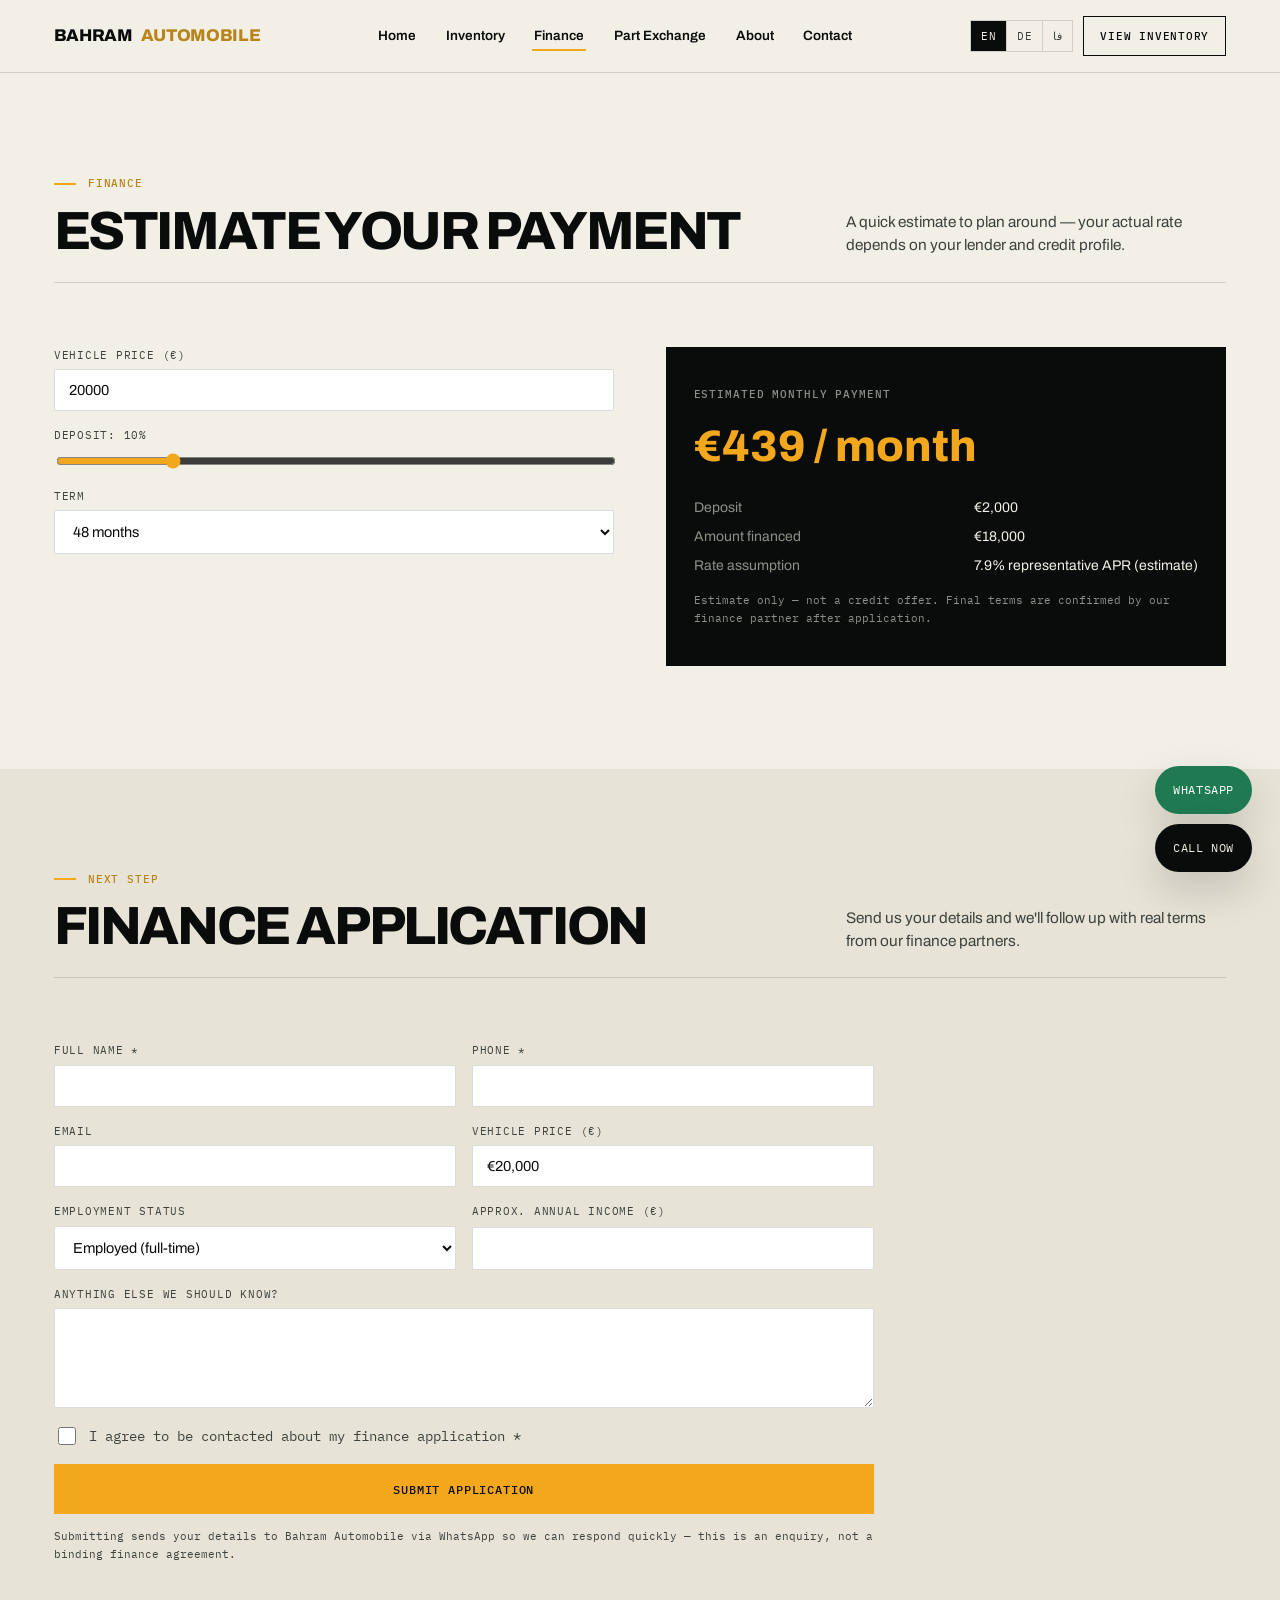
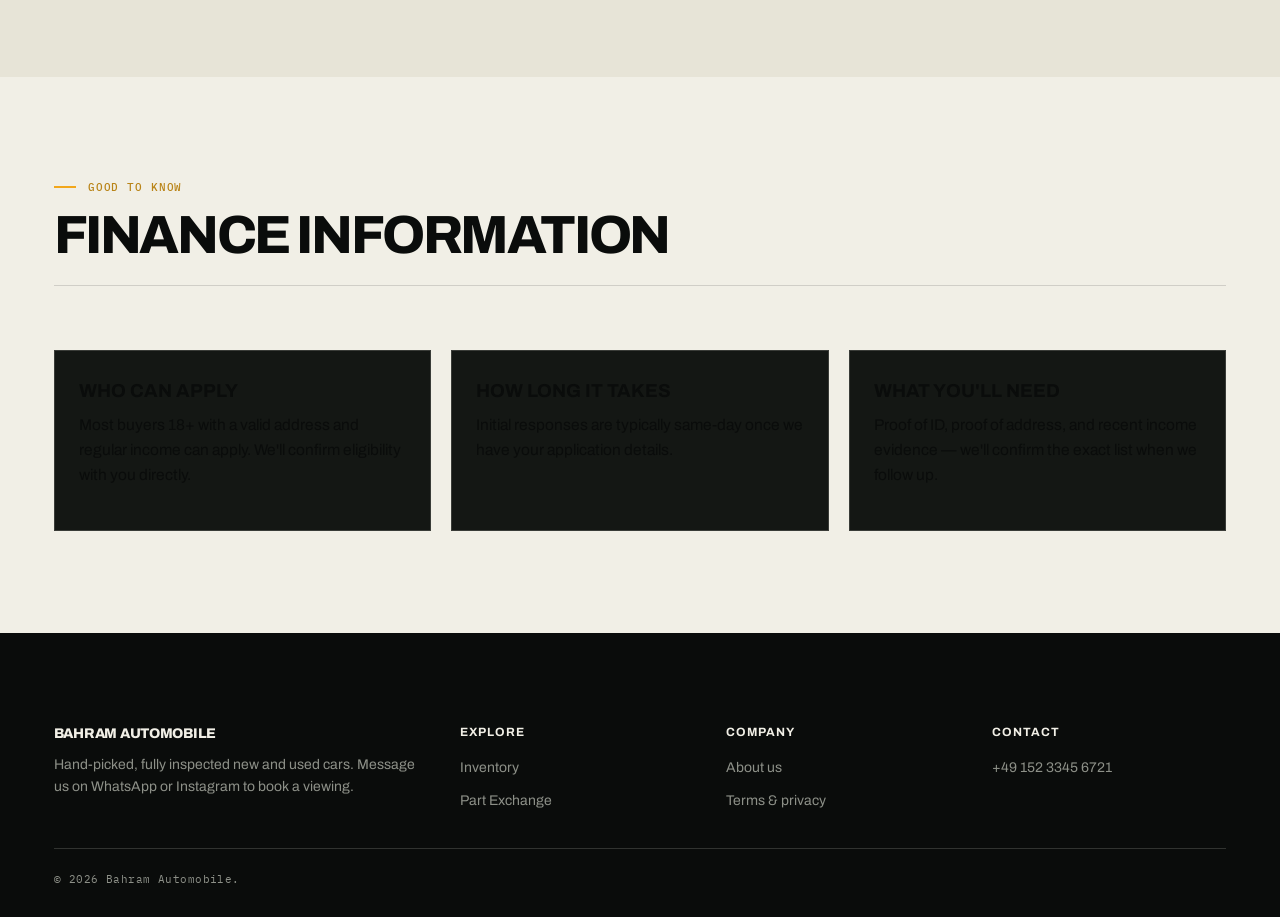
<file: finance.html>
<!doctype html>
<html lang="en">
<head>
  <meta charset="utf-8">
  <meta name="viewport" content="width=device-width, initial-scale=1, viewport-fit=cover">
  <meta name="theme-color" content="#0a0c0b">
  <title>Finance — Bahram Automobile</title>
  <meta name="description" content="Estimate your monthly payment with the Bahram Automobile finance calculator, then apply for finance.">
  <link rel="icon" href="data:,">
  <link rel="preconnect" href="https://fonts.googleapis.com">
  <link rel="preconnect" href="https://fonts.gstatic.com" crossorigin>
  <link href="https://fonts.googleapis.com/css2?family=Archivo:wdth,wght@75..125,100..900&family=IBM+Plex+Mono:wght@400;500&family=Vazirmatn:wght@400;500;700&display=swap" rel="stylesheet">
  <link rel="stylesheet" href="assets/css/style.css">
  <style>
    .calc-layout { display: grid; grid-template-columns: 1fr 1fr; gap: clamp(24px, 4vw, 56px); align-items: start; }
    .calc-result { padding: 28px; background: var(--carbon); color: var(--paper); }
    .calc-result .figure { font-size: 44px; font-weight: 800; color: var(--heritage); margin: 6px 0 18px; }
    .calc-result dl { display: grid; grid-template-columns: 1fr auto; gap: 8px 16px; font-size: 14px; }
    .calc-result dt { color: var(--alloy); }
    @media (max-width: 900px) { .calc-layout { grid-template-columns: 1fr; } }
  </style>
</head>
<body>
  <header class="nav">
    <a class="nav__brand" href="index.html">Bahram <span>Automobile</span></a>
    <nav aria-label="Primary">
      <ul class="nav__links" id="nav-links">
        <li><a href="index.html" data-i18n="nav.home">Home</a></li>
        <li><a href="inventory.html" data-i18n="nav.inventory">Inventory</a></li>
        <li><a href="finance.html" aria-current="page" data-i18n="nav.finance">Finance</a></li>
        <li><a href="part-exchange.html" data-i18n="nav.partExchange">Part Exchange</a></li>
        <li><a href="about.html" data-i18n="nav.about">About</a></li>
        <li><a href="contact.html" data-i18n="nav.contact">Contact</a></li>
      </ul>
    </nav>
    <div class="nav__actions">
      <div class="lang-switcher" id="lang-switcher" aria-label="Language"></div>
      <a class="btn btn--outline btn--sm" href="inventory.html" data-i18n="nav.viewInventory">View Inventory</a>
      <button class="nav__toggle" type="button" aria-expanded="false" aria-controls="nav-links" data-i18n="nav.menu">Menu</button>
    </div>
  </header>

  <main>
    <section class="section">
      <div class="section__head">
        <div><p class="section__eyebrow micro" data-i18n="finance.eyebrow">Finance</p><h1 class="section__title" data-i18n="finance.title">Estimate your payment</h1></div>
        <p class="section__aside" data-i18n="finance.aside">A quick estimate to plan around — your actual rate depends on your lender and credit profile.</p>
      </div>

      <div class="calc-layout">
        <form class="form" id="finance-calculator">
          <div class="field">
            <label for="fc-price" data-i18n="finance.price">Vehicle price (€)</label>
            <input type="number" id="fc-price" name="price" value="20000" min="0" step="100">
          </div>
          <div class="field">
            <label for="fc-deposit"><span data-i18n="finance.deposit">Deposit</span>: <span id="deposit-pct-value">10%</span></label>
            <input type="range" id="fc-deposit" name="depositPct" min="0" max="50" step="5" value="10">
          </div>
          <div class="field">
            <label for="fc-term" data-i18n="finance.term">Term</label>
            <select id="fc-term" name="term">
              <option value="24">24 months</option>
              <option value="36">36 months</option>
              <option value="48" selected>48 months</option>
              <option value="60">60 months</option>
            </select>
          </div>
        </form>

        <div class="calc-result" aria-live="polite">
          <p class="micro" style="color:var(--alloy);" data-i18n="finance.monthlyEstimate">Estimated monthly payment</p>
          <p class="figure" id="finance-payment">—</p>
          <dl>
            <dt data-i18n="finance.deposit">Deposit</dt><dd id="finance-deposit">—</dd>
            <dt data-i18n="finance.amountFinanced">Amount financed</dt><dd id="finance-principal">—</dd>
            <dt data-i18n="finance.rateAssumption">Rate assumption</dt><dd id="finance-apr">—</dd>
          </dl>
          <p class="form__note" style="color:var(--alloy);margin-top:16px;" data-i18n="finance.disclaimer">Estimate only — not a credit offer. Final terms are confirmed by our finance partner after application.</p>
        </div>
      </div>
    </section>

    <section class="section section--soft" id="apply">
      <div class="section__head">
        <div><p class="section__eyebrow micro" data-i18n="finance.applyEyebrow">Next step</p><h2 class="section__title" data-i18n="finance.applyTitle">Finance application</h2></div>
        <p class="section__aside" data-i18n="finance.applyAside">Send us your details and we'll follow up with real terms from our finance partners.</p>
      </div>
      <form class="form form--2col" data-lead-form="finance" style="max-width:820px;">
        <div class="field"><label for="fa-name" data-i18n="form.fullName">Full name *</label><input id="fa-name" name="name" required></div>
        <div class="field"><label for="fa-phone" data-i18n="form.phone">Phone *</label><input id="fa-phone" name="phone" type="tel" required></div>
        <div class="field"><label for="fa-email" data-i18n="form.email">Email</label><input id="fa-email" name="email" type="email"></div>
        <div class="field"><label for="application-price-echo" data-i18n="finance.price">Estimated vehicle price</label><input id="application-price-echo" name="Vehicle price" readonly></div>
        <div class="field"><label for="fa-employment" data-i18n="finance.employment">Employment status</label>
          <select id="fa-employment" name="Employment status">
            <option>Employed (full-time)</option>
            <option>Employed (part-time)</option>
            <option>Self-employed</option>
            <option>Retired</option>
            <option>Other</option>
          </select>
        </div>
        <div class="field"><label for="fa-income" data-i18n="finance.income">Approx. annual income (€)</label><input id="fa-income" name="Approx. annual income" type="number"></div>
        <div class="field field--full"><label for="fa-notes" data-i18n="finance.notes">Anything else we should know?</label><textarea id="fa-notes" name="Notes"></textarea></div>
        <div class="field field--full field--check">
          <input type="checkbox" id="fa-consent" required>
          <label for="fa-consent" data-i18n="finance.consent">I agree to be contacted about my finance application *</label>
        </div>
        <div class="field field--full"><button class="btn btn--primary" type="submit" data-i18n="form.submitApplication">Submit application</button></div>
      </form>
      <p class="form__note" style="max-width:820px;margin-top:14px;" data-i18n="finance.applyNote">Submitting sends your details to Bahram Automobile via WhatsApp so we can respond quickly — this is an enquiry, not a binding finance agreement.</p>
    </section>

    <section class="section" aria-labelledby="finance-info-title">
      <div class="section__head">
        <div><p class="section__eyebrow micro" data-i18n="finance.infoEyebrow">Good to know</p><h2 class="section__title" id="finance-info-title" data-i18n="finance.infoTitle">Finance information</h2></div>
      </div>
      <div class="card-grid">
        <div class="testimonial"><h3 style="margin:0 0 8px;text-transform:uppercase;" data-i18n="finance.who.title">Who can apply</h3><p data-i18n="finance.who.body">Most buyers 18+ with a valid address and regular income can apply. We'll confirm eligibility with you directly.</p></div>
        <div class="testimonial"><h3 style="margin:0 0 8px;text-transform:uppercase;" data-i18n="finance.time.title">How long it takes</h3><p data-i18n="finance.time.body">Initial responses are typically same-day once we have your application details.</p></div>
        <div class="testimonial"><h3 style="margin:0 0 8px;text-transform:uppercase;" data-i18n="finance.need.title">What you'll need</h3><p data-i18n="finance.need.body">Proof of ID, proof of address, and recent income evidence — we'll confirm the exact list when we follow up.</p></div>
      </div>
    </section>
  </main>

  <footer class="site-footer">
    <div class="site-footer__grid">
      <div>
        <p class="site-footer__brand">Bahram Automobile</p>
        <p data-i18n="footer.tagline">Hand-picked, fully inspected new and used cars.</p>
      </div>
      <div><h4 data-i18n="footer.explore">Explore</h4><ul><li><a href="inventory.html" data-i18n="nav.inventory">Inventory</a></li><li><a href="part-exchange.html" data-i18n="nav.partExchange">Part Exchange</a></li></ul></div>
      <div><h4 data-i18n="footer.company">Company</h4><ul><li><a href="about.html" data-i18n="footer.aboutUs">About us</a></li><li><a href="terms.html" data-i18n="footer.terms">Terms &amp; privacy</a></li></ul></div>
      <div><h4 data-i18n="footer.contact">Contact</h4><ul><li><a href="tel:+4915233456721">+49 152 3345 6721</a></li></ul></div>
    </div>
    <div class="site-footer__bottom"><span>© <span id="year"></span> Bahram Automobile.</span></div>
  </footer>

  <div class="sticky-contact" id="sticky-contact"></div>

  <script src="assets/js/data.js"></script>
  <script src="assets/js/main.js"></script>
  <script src="assets/js/i18n.js"></script>
  <script src="assets/js/finance.js"></script>
  <script src="assets/js/forms.js"></script>
  <script>document.getElementById("year").textContent = new Date().getFullYear();</script>
</body>
</html>
</file>
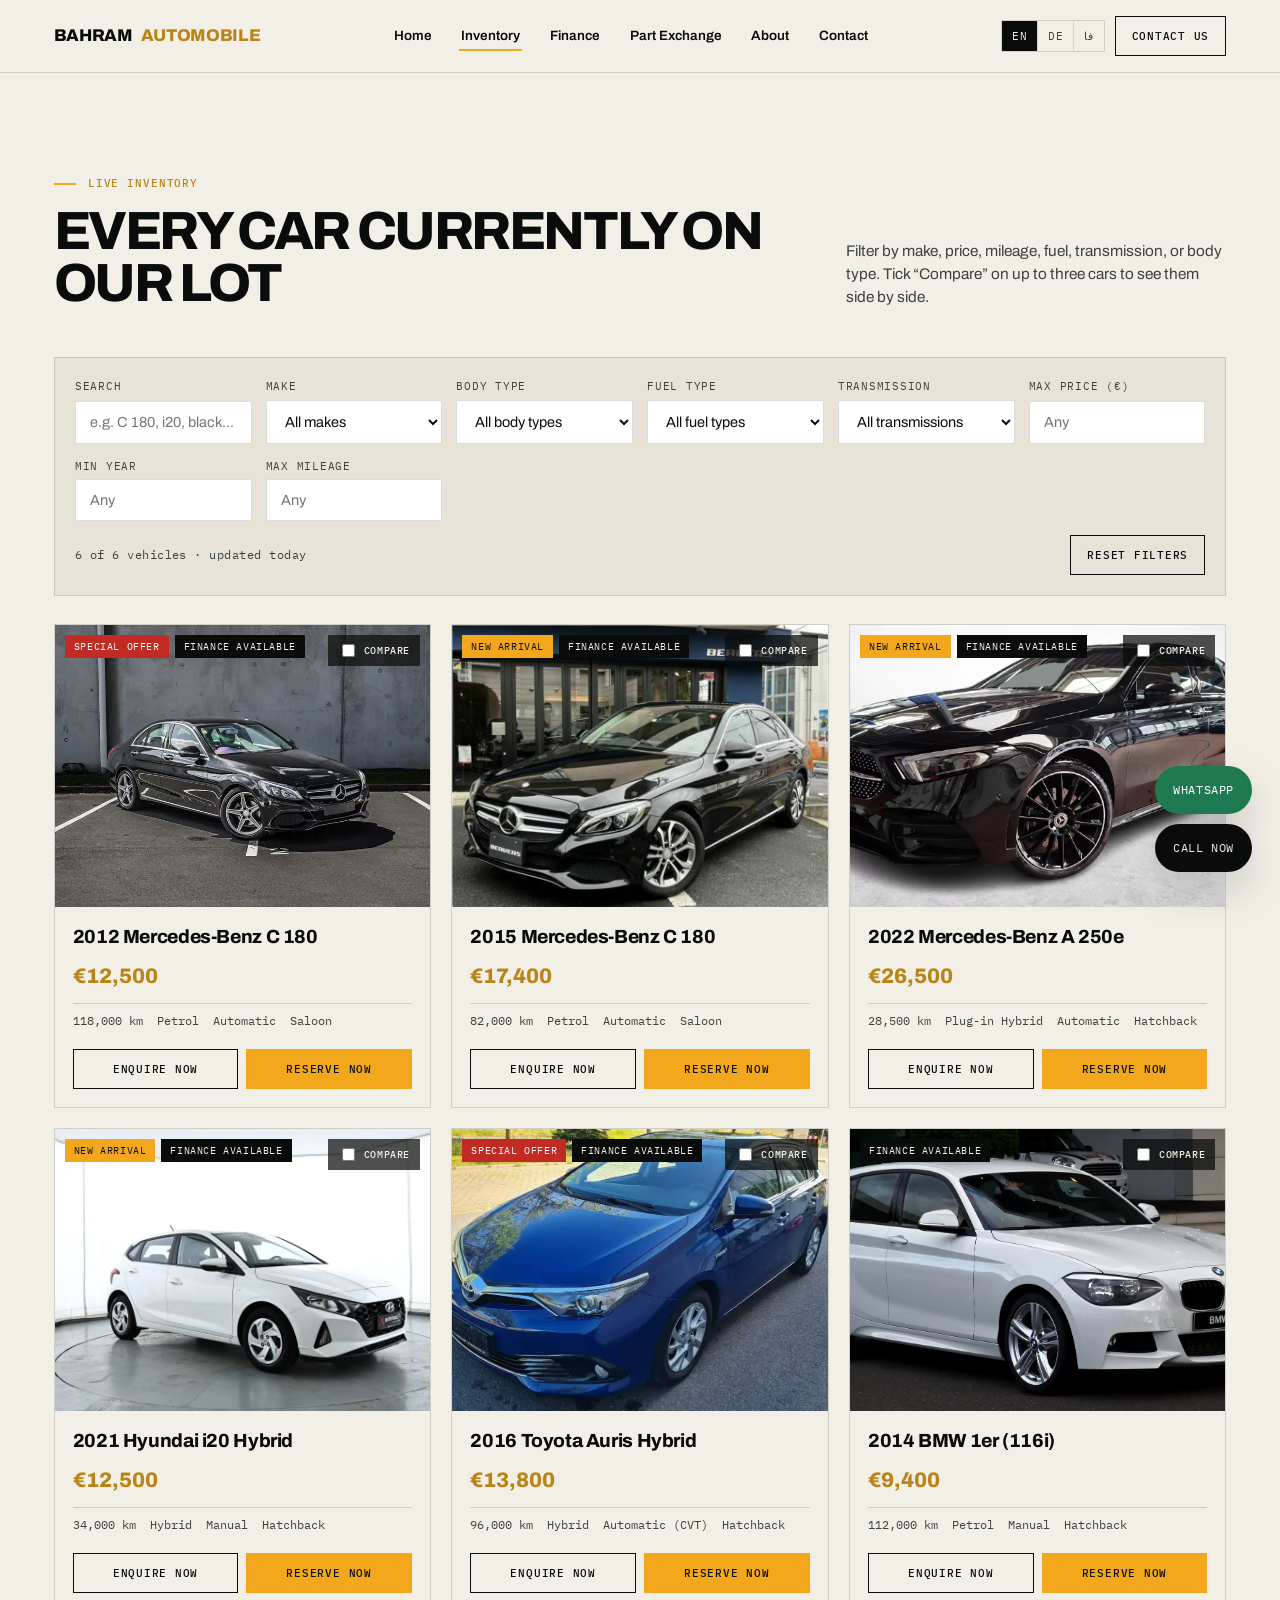
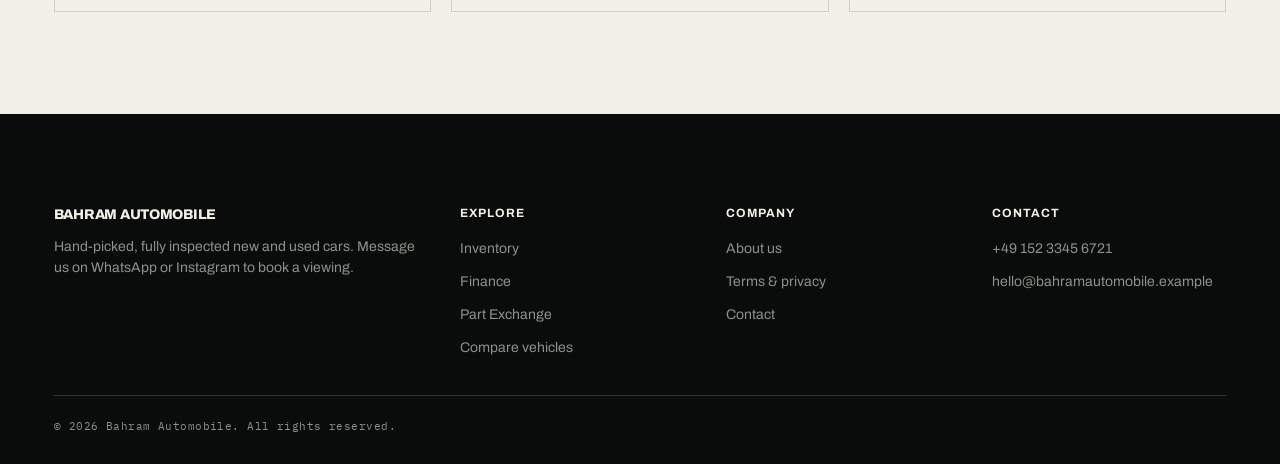
<file: inventory.html>
<!doctype html>
<html lang="en">
<head>
  <meta charset="utf-8">
  <meta name="viewport" content="width=device-width, initial-scale=1, viewport-fit=cover">
  <meta name="theme-color" content="#0a0c0b">
  <title>Inventory — Bahram Automobile</title>
  <meta name="description" content="Browse the full Bahram Automobile inventory. Filter by make, model, price, year, mileage, fuel type, transmission, and body type.">
  <link rel="canonical" href="inventory.html">
  <link rel="icon" href="data:,">
  <link rel="preconnect" href="https://fonts.googleapis.com">
  <link rel="preconnect" href="https://fonts.gstatic.com" crossorigin>
  <link href="https://fonts.googleapis.com/css2?family=Archivo:wdth,wght@75..125,100..900&family=IBM+Plex+Mono:wght@400;500&family=Vazirmatn:wght@400;500;700&display=swap" rel="stylesheet">
  <link rel="stylesheet" href="assets/css/style.css">
</head>
<body>
  <header class="nav">
    <a class="nav__brand" href="index.html">Bahram <span>Automobile</span></a>
    <nav aria-label="Primary">
      <ul class="nav__links" id="nav-links">
        <li><a href="index.html" data-i18n="nav.home">Home</a></li>
        <li><a href="inventory.html" aria-current="page" data-i18n="nav.inventory">Inventory</a></li>
        <li><a href="finance.html" data-i18n="nav.finance">Finance</a></li>
        <li><a href="part-exchange.html" data-i18n="nav.partExchange">Part Exchange</a></li>
        <li><a href="about.html" data-i18n="nav.about">About</a></li>
        <li><a href="contact.html" data-i18n="nav.contact">Contact</a></li>
      </ul>
    </nav>
    <div class="nav__actions">
      <div class="lang-switcher" id="lang-switcher" aria-label="Language"></div>
      <a class="btn btn--outline btn--sm" href="contact.html" data-i18n="nav.contactUs">Contact Us</a>
      <button class="nav__toggle" type="button" aria-expanded="false" aria-controls="nav-links" data-i18n="nav.menu">Menu</button>
    </div>
  </header>

  <main>
    <section class="section" style="padding-bottom:0;">
      <div class="section__head" style="border-bottom:none;margin-bottom:0;">
        <div>
          <p class="section__eyebrow micro" data-i18n="inventory.eyebrow">Live inventory</p>
          <h1 class="section__title" data-i18n="inventory.title">Every car currently on our lot</h1>
        </div>
        <p class="section__aside" data-i18n="inventory.aside">Filter by make, price, mileage, fuel, transmission, or body type. Tick "Compare" on up to three cars to see them side by side.</p>
      </div>
    </section>

    <section class="section" style="padding-top:24px;">
      <form class="filters" id="filter-form">
        <div class="field">
          <label for="f-q" data-i18n="inventory.search">Search</label>
          <input type="text" id="f-q" name="q" placeholder="e.g. C 180, i20, black..." data-i18n-placeholder="inventory.searchPlaceholder">
        </div>
        <div class="field">
          <label for="f-make" data-i18n="inventory.make">Make</label>
          <select id="f-make" name="make"></select>
        </div>
        <div class="field">
          <label for="f-body" data-i18n="inventory.bodyType">Body type</label>
          <select id="f-body" name="bodyType"></select>
        </div>
        <div class="field">
          <label for="f-fuel" data-i18n="inventory.fuel">Fuel type</label>
          <select id="f-fuel" name="fuel"></select>
        </div>
        <div class="field">
          <label for="f-trans" data-i18n="inventory.transmission">Transmission</label>
          <select id="f-trans" name="transmission"></select>
        </div>
        <div class="field">
          <label for="f-price" data-i18n="inventory.maxPrice">Max price (€)</label>
          <input type="number" id="f-price" name="priceMax" placeholder="Any">
        </div>
        <div class="field">
          <label for="f-year" data-i18n="inventory.minYear">Min year</label>
          <input type="number" id="f-year" name="yearMin" placeholder="Any">
        </div>
        <div class="field">
          <label for="f-mileage" data-i18n="inventory.maxMileage">Max mileage</label>
          <input type="number" id="f-mileage" name="mileageMax" placeholder="Any">
        </div>
        <div class="filters__row">
          <span class="results-count" id="results-count"></span>
          <button class="btn btn--outline btn--sm" type="button" id="filter-reset" data-i18n="inventory.reset">Reset filters</button>
        </div>
      </form>

      <div class="card-grid" id="inventory-grid" data-reveal></div>
    </section>
  </main>

  <footer class="site-footer">
    <div class="site-footer__grid">
      <div>
        <p class="site-footer__brand">Bahram Automobile</p>
        <p data-i18n="footer.tagline">Hand-picked, fully inspected new and used cars. Message us on WhatsApp or Instagram to book a viewing.</p>
      </div>
      <div>
        <h4 data-i18n="footer.explore">Explore</h4>
        <ul>
          <li><a href="inventory.html" data-i18n="nav.inventory">Inventory</a></li>
          <li><a href="finance.html" data-i18n="nav.finance">Finance</a></li>
          <li><a href="part-exchange.html" data-i18n="nav.partExchange">Part Exchange</a></li>
          <li><a href="compare.html" data-i18n="nav.compare">Compare vehicles</a></li>
        </ul>
      </div>
      <div>
        <h4 data-i18n="footer.company">Company</h4>
        <ul>
          <li><a href="about.html" data-i18n="footer.aboutUs">About us</a></li>
          <li><a href="terms.html" data-i18n="footer.terms">Terms &amp; privacy</a></li>
          <li><a href="contact.html" data-i18n="nav.contact">Contact</a></li>
        </ul>
      </div>
      <div>
        <h4 data-i18n="footer.contact">Contact</h4>
        <ul>
          <li><a href="tel:+4915233456721">+49 152 3345 6721</a></li>
          <li><a href="mailto:hello@bahramautomobile.example">hello@bahramautomobile.example</a></li>
        </ul>
      </div>
    </div>
    <div class="site-footer__bottom">
      <span>© <span id="year"></span> Bahram Automobile. <span data-i18n="footer.rights">All rights reserved.</span></span>
    </div>
  </footer>

  <div class="sticky-contact" id="sticky-contact"></div>
  <div class="compare-tray" id="compare-tray"></div>

  <script src="assets/js/data.js"></script>
  <script src="assets/js/main.js"></script>
  <script src="assets/js/i18n.js"></script>
  <script src="assets/js/compare.js"></script>
  <script src="assets/js/inventory-render.js"></script>
  <script>document.getElementById("year").textContent = new Date().getFullYear();</script>
</body>
</html>
</file>
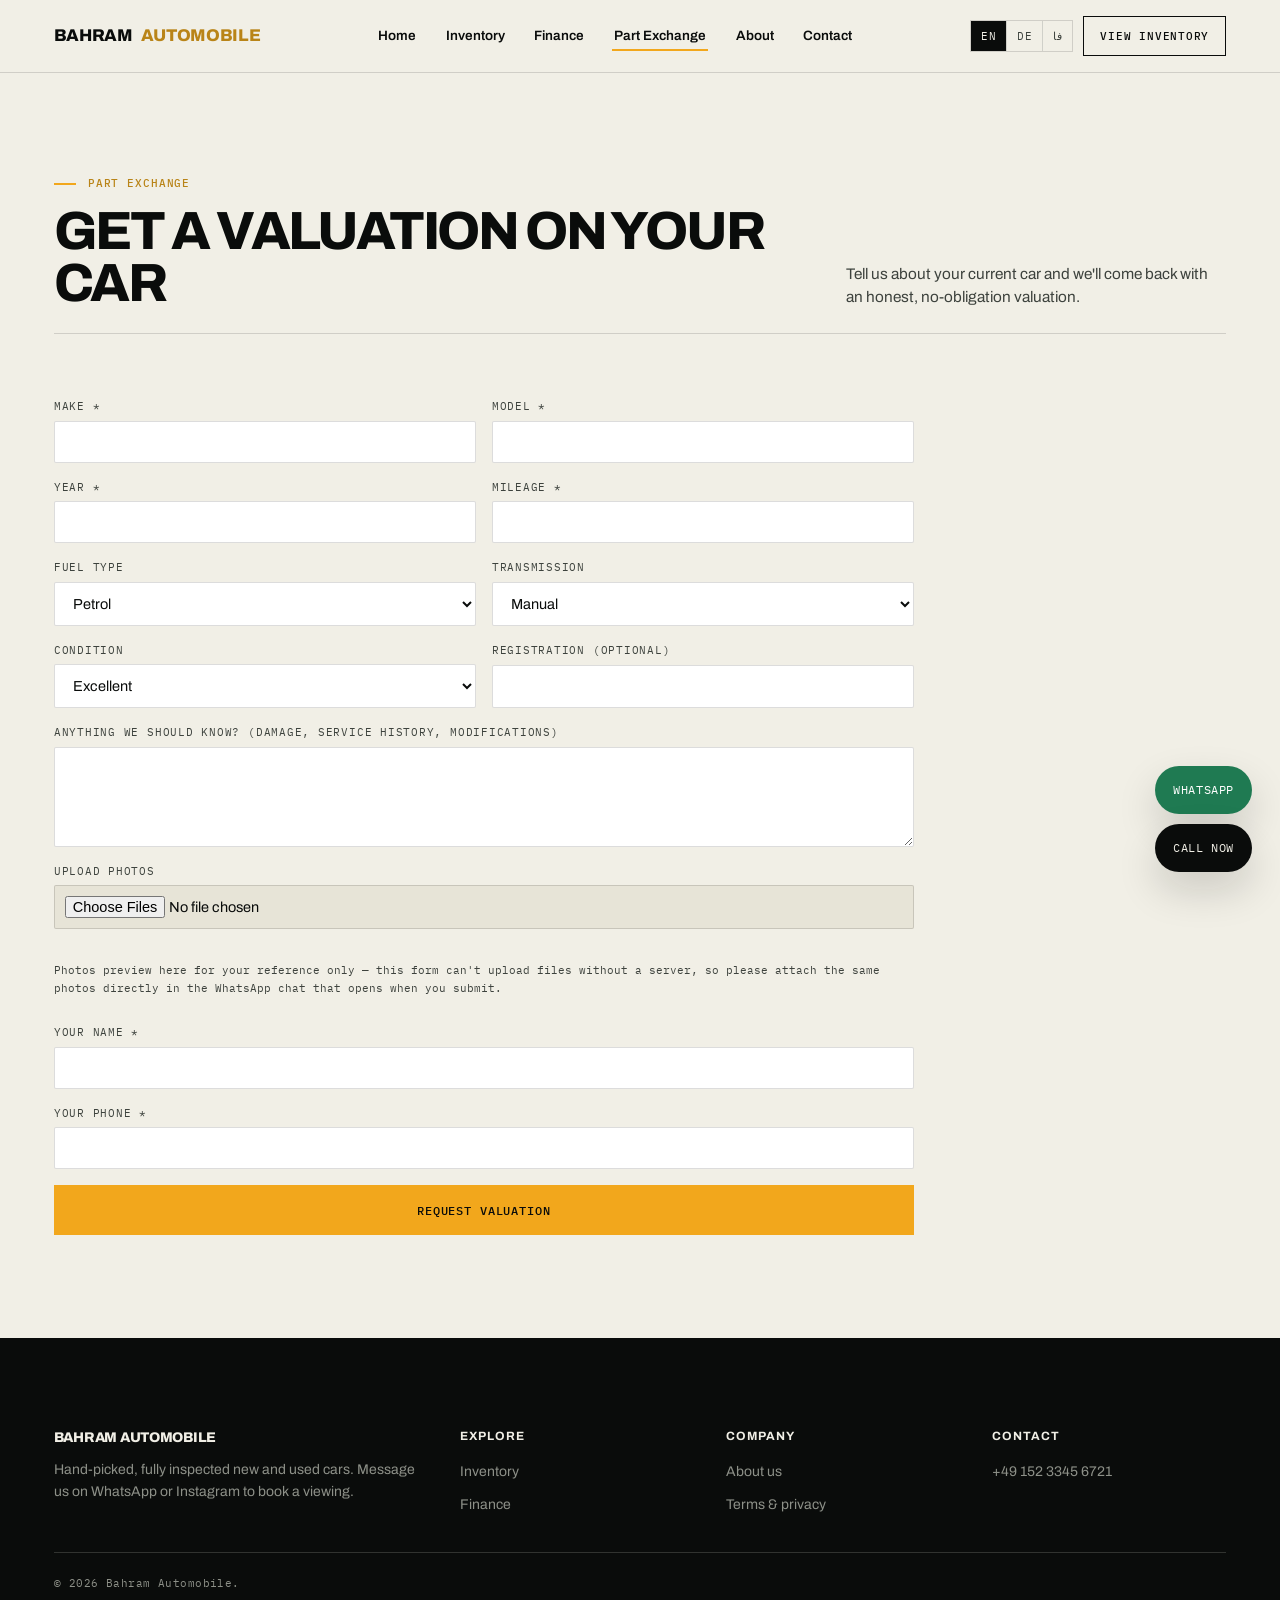
<file: part-exchange.html>
<!doctype html>
<html lang="en">
<head>
  <meta charset="utf-8">
  <meta name="viewport" content="width=device-width, initial-scale=1, viewport-fit=cover">
  <meta name="theme-color" content="#0a0c0b">
  <title>Part Exchange — Bahram Automobile</title>
  <meta name="description" content="Get a valuation on your current car. Enter your car's details and request a part-exchange valuation from Bahram Automobile.">
  <link rel="icon" href="data:,">
  <link rel="preconnect" href="https://fonts.googleapis.com">
  <link rel="preconnect" href="https://fonts.gstatic.com" crossorigin>
  <link href="https://fonts.googleapis.com/css2?family=Archivo:wdth,wght@75..125,100..900&family=IBM+Plex+Mono:wght@400;500&family=Vazirmatn:wght@400;500;700&display=swap" rel="stylesheet">
  <link rel="stylesheet" href="assets/css/style.css">
  <style>
    .photo-preview { display: flex; gap: 8px; flex-wrap: wrap; margin-top: 10px; }
    .photo-preview img { width: 84px; height: 84px; object-fit: cover; border: 1px solid var(--line); }
  </style>
</head>
<body>
  <header class="nav">
    <a class="nav__brand" href="index.html">Bahram <span>Automobile</span></a>
    <nav aria-label="Primary">
      <ul class="nav__links" id="nav-links">
        <li><a href="index.html" data-i18n="nav.home">Home</a></li>
        <li><a href="inventory.html" data-i18n="nav.inventory">Inventory</a></li>
        <li><a href="finance.html" data-i18n="nav.finance">Finance</a></li>
        <li><a href="part-exchange.html" aria-current="page" data-i18n="nav.partExchange">Part Exchange</a></li>
        <li><a href="about.html" data-i18n="nav.about">About</a></li>
        <li><a href="contact.html" data-i18n="nav.contact">Contact</a></li>
      </ul>
    </nav>
    <div class="nav__actions">
      <div class="lang-switcher" id="lang-switcher" aria-label="Language"></div>
      <a class="btn btn--outline btn--sm" href="inventory.html" data-i18n="nav.viewInventory">View Inventory</a>
      <button class="nav__toggle" type="button" aria-expanded="false" aria-controls="nav-links" data-i18n="nav.menu">Menu</button>
    </div>
  </header>

  <main>
    <section class="section">
      <div class="section__head">
        <div><p class="section__eyebrow micro" data-i18n="px.eyebrow">Part exchange</p><h1 class="section__title" data-i18n="px.title">Get a valuation on your car</h1></div>
        <p class="section__aside" data-i18n="px.aside">Tell us about your current car and we'll come back with an honest, no-obligation valuation.</p>
      </div>

      <form class="form form--2col" data-lead-form="part-exchange" style="max-width:860px;" id="px-form">
        <div class="field"><label for="px-make" data-i18n="px.make">Make *</label><input id="px-make" name="Make" required></div>
        <div class="field"><label for="px-model" data-i18n="px.model">Model *</label><input id="px-model" name="Model" required></div>
        <div class="field"><label for="px-year" data-i18n="px.year">Year *</label><input id="px-year" name="Year" type="number" required></div>
        <div class="field"><label for="px-mileage" data-i18n="px.mileage">Mileage *</label><input id="px-mileage" name="Mileage" type="number" required></div>
        <div class="field"><label for="px-fuel" data-i18n="px.fuel">Fuel type</label>
          <select id="px-fuel" name="Fuel type"><option>Petrol</option><option>Diesel</option><option>Hybrid</option><option>Electric</option></select>
        </div>
        <div class="field"><label for="px-trans" data-i18n="px.transmission">Transmission</label>
          <select id="px-trans" name="Transmission"><option>Manual</option><option>Automatic</option></select>
        </div>
        <div class="field"><label for="px-condition" data-i18n="px.condition">Condition</label>
          <select id="px-condition" name="Condition"><option>Excellent</option><option>Very good</option><option>Good</option><option>Fair</option><option>Needs work</option></select>
        </div>
        <div class="field"><label for="px-reg" data-i18n="px.reg">Registration (optional)</label><input id="px-reg" name="Registration"></div>
        <div class="field field--full"><label for="px-notes" data-i18n="px.notes">Anything we should know? (damage, service history, modifications)</label><textarea id="px-notes" name="Notes"></textarea></div>

        <div class="field field--full">
          <label for="px-photos" data-i18n="px.uploadPhotos">Upload photos</label>
          <input id="px-photos" type="file" accept="image/*" multiple>
          <div class="photo-preview" id="px-photo-preview"></div>
          <p class="form__note" data-i18n="px.photoNote">Photos preview here for your reference only — this form can't upload files without a server, so please attach the same photos directly in the WhatsApp chat that opens when you submit.</p>
        </div>

        <div class="field field--full"><label for="px-name" data-i18n="px.yourName">Your name *</label><input id="px-name" name="Your name" required></div>
        <div class="field field--full"><label for="px-phone" data-i18n="px.yourPhone">Your phone *</label><input id="px-phone" name="Your phone" type="tel" required></div>
        <div class="field field--full"><button class="btn btn--primary" type="submit" data-i18n="form.requestValuation">Request valuation</button></div>
      </form>
    </section>
  </main>

  <footer class="site-footer">
    <div class="site-footer__grid">
      <div><p class="site-footer__brand">Bahram Automobile</p><p data-i18n="footer.tagline">Hand-picked, fully inspected new and used cars.</p></div>
      <div><h4 data-i18n="footer.explore">Explore</h4><ul><li><a href="inventory.html" data-i18n="nav.inventory">Inventory</a></li><li><a href="finance.html" data-i18n="nav.finance">Finance</a></li></ul></div>
      <div><h4 data-i18n="footer.company">Company</h4><ul><li><a href="about.html" data-i18n="footer.aboutUs">About us</a></li><li><a href="terms.html" data-i18n="footer.terms">Terms &amp; privacy</a></li></ul></div>
      <div><h4 data-i18n="footer.contact">Contact</h4><ul><li><a href="tel:+4915233456721">+49 152 3345 6721</a></li></ul></div>
    </div>
    <div class="site-footer__bottom"><span>© <span id="year"></span> Bahram Automobile.</span></div>
  </footer>

  <div class="sticky-contact" id="sticky-contact"></div>

  <script src="assets/js/data.js"></script>
  <script src="assets/js/main.js"></script>
  <script src="assets/js/i18n.js"></script>
  <script src="assets/js/forms.js"></script>
  <script>
    document.getElementById("year").textContent = new Date().getFullYear();
    document.getElementById("px-photos")?.addEventListener("change", (e) => {
      const preview = document.getElementById("px-photo-preview");
      preview.innerHTML = "";
      Array.from(e.target.files).slice(0, 8).forEach((file) => {
        const img = document.createElement("img");
        img.src = URL.createObjectURL(file);
        preview.appendChild(img);
      });
    });
  </script>
</body>
</html>
</file>
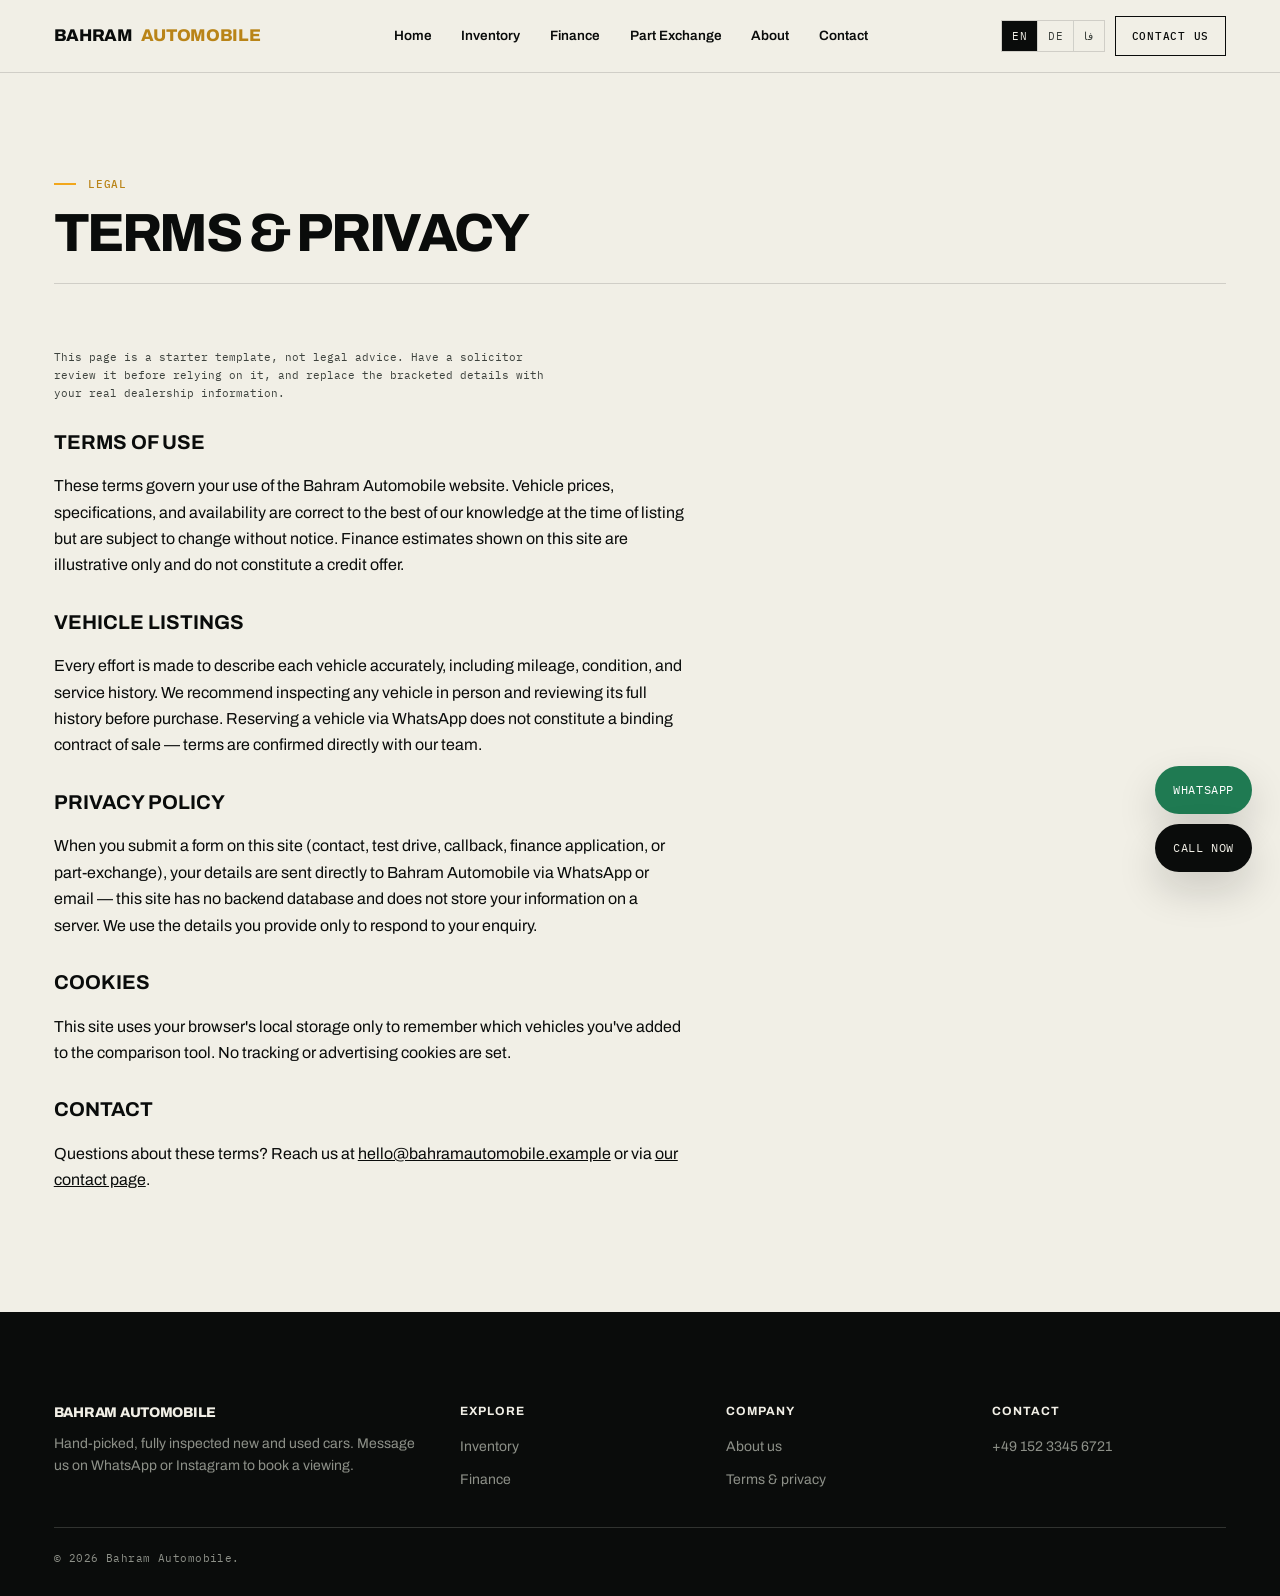
<file: terms.html>
<!doctype html>
<html lang="en">
<head>
  <meta charset="utf-8">
  <meta name="viewport" content="width=device-width, initial-scale=1, viewport-fit=cover">
  <meta name="theme-color" content="#0a0c0b">
  <title>Terms &amp; Privacy — Bahram Automobile</title>
  <meta name="description" content="Bahram Automobile terms of use and privacy policy.">
  <link rel="icon" href="data:,">
  <link rel="preconnect" href="https://fonts.googleapis.com">
  <link rel="preconnect" href="https://fonts.gstatic.com" crossorigin>
  <link href="https://fonts.googleapis.com/css2?family=Archivo:wdth,wght@75..125,100..900&family=IBM+Plex+Mono:wght@400;500&family=Vazirmatn:wght@400;500;700&display=swap" rel="stylesheet">
  <link rel="stylesheet" href="assets/css/style.css">
  <style>.legal p, .legal li { max-width: 70ch; line-height: 1.65; }</style>
</head>
<body>
  <header class="nav">
    <a class="nav__brand" href="index.html">Bahram <span>Automobile</span></a>
    <nav aria-label="Primary">
      <ul class="nav__links" id="nav-links">
        <li><a href="index.html" data-i18n="nav.home">Home</a></li>
        <li><a href="inventory.html" data-i18n="nav.inventory">Inventory</a></li>
        <li><a href="finance.html" data-i18n="nav.finance">Finance</a></li>
        <li><a href="part-exchange.html" data-i18n="nav.partExchange">Part Exchange</a></li>
        <li><a href="about.html" data-i18n="nav.about">About</a></li>
        <li><a href="contact.html" data-i18n="nav.contact">Contact</a></li>
      </ul>
    </nav>
    <div class="nav__actions">
      <div class="lang-switcher" id="lang-switcher" aria-label="Language"></div>
      <a class="btn btn--outline btn--sm" href="contact.html" data-i18n="nav.contactUs">Contact Us</a>
      <button class="nav__toggle" type="button" aria-expanded="false" aria-controls="nav-links" data-i18n="nav.menu">Menu</button>
    </div>
  </header>

  <main class="legal">
    <section class="section">
      <div class="section__head">
        <div><p class="section__eyebrow micro" data-i18n="terms.eyebrow">Legal</p><h1 class="section__title" data-i18n="terms.title">Terms &amp; privacy</h1></div>
      </div>

      <p class="form__note" style="margin-bottom:24px;" data-i18n="terms.note">
        This page is a starter template, not legal advice. Have a solicitor review it before relying on it, and replace the
        bracketed details with your real dealership information.
      </p>

      <h2 style="text-transform:uppercase;font-size:20px;">Terms of use</h2>
      <p>These terms govern your use of the Bahram Automobile website. Vehicle prices, specifications, and availability are
      correct to the best of our knowledge at the time of listing but are subject to change without notice. Finance
      estimates shown on this site are illustrative only and do not constitute a credit offer.</p>

      <h2 style="text-transform:uppercase;font-size:20px;margin-top:28px;">Vehicle listings</h2>
      <p>Every effort is made to describe each vehicle accurately, including mileage, condition, and service history. We
      recommend inspecting any vehicle in person and reviewing its full history before purchase. Reserving a vehicle via
      WhatsApp does not constitute a binding contract of sale — terms are confirmed directly with our team.</p>

      <h2 style="text-transform:uppercase;font-size:20px;margin-top:28px;">Privacy policy</h2>
      <p>When you submit a form on this site (contact, test drive, callback, finance application, or part-exchange), your
      details are sent directly to Bahram Automobile via WhatsApp or email — this site has no backend database and does
      not store your information on a server. We use the details you provide only to respond to your enquiry.</p>

      <h2 style="text-transform:uppercase;font-size:20px;margin-top:28px;">Cookies</h2>
      <p>This site uses your browser's local storage only to remember which vehicles you've added to the comparison tool.
      No tracking or advertising cookies are set.</p>

      <h2 style="text-transform:uppercase;font-size:20px;margin-top:28px;">Contact</h2>
      <p>Questions about these terms? Reach us at <a href="mailto:hello@bahramautomobile.example">hello@bahramautomobile.example</a>
      or via <a href="contact.html">our contact page</a>.</p>
    </section>
  </main>

  <footer class="site-footer">
    <div class="site-footer__grid">
      <div><p class="site-footer__brand">Bahram Automobile</p><p data-i18n="footer.tagline">Hand-picked, fully inspected new and used cars.</p></div>
      <div><h4 data-i18n="footer.explore">Explore</h4><ul><li><a href="inventory.html" data-i18n="nav.inventory">Inventory</a></li><li><a href="finance.html" data-i18n="nav.finance">Finance</a></li></ul></div>
      <div><h4 data-i18n="footer.company">Company</h4><ul><li><a href="about.html" data-i18n="footer.aboutUs">About us</a></li><li><a href="terms.html" data-i18n="footer.terms">Terms &amp; privacy</a></li></ul></div>
      <div><h4 data-i18n="footer.contact">Contact</h4><ul><li><a href="tel:+4915233456721">+49 152 3345 6721</a></li></ul></div>
    </div>
    <div class="site-footer__bottom"><span>© <span id="year"></span> Bahram Automobile.</span></div>
  </footer>

  <div class="sticky-contact" id="sticky-contact"></div>

  <script src="assets/js/data.js"></script>
  <script src="assets/js/main.js"></script>
  <script src="assets/js/i18n.js"></script>
  <script>document.getElementById("year").textContent = new Date().getFullYear();</script>
</body>
</html>
</file>
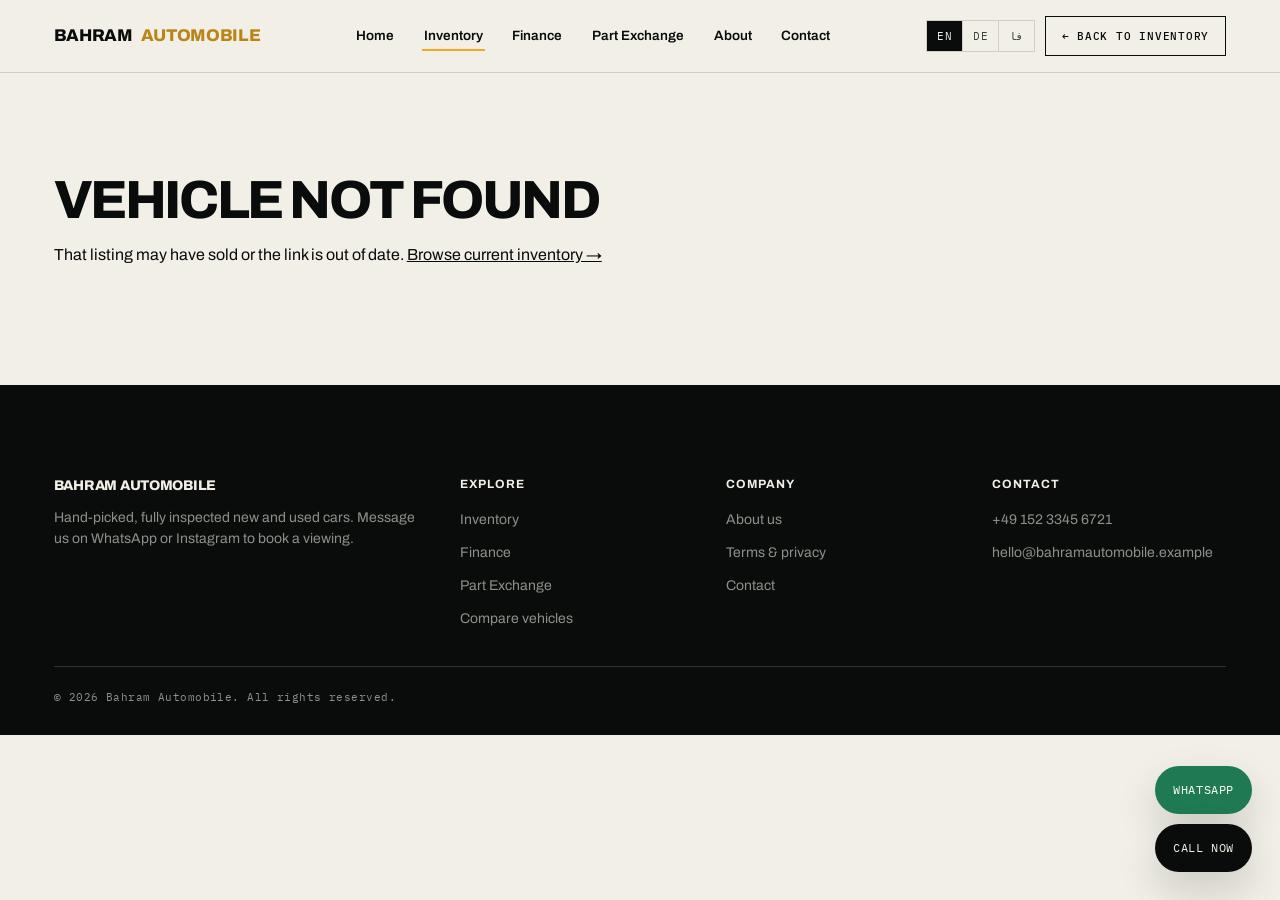
<file: vehicle.html>
<!doctype html>
<html lang="en">
<head>
  <meta charset="utf-8">
  <meta name="viewport" content="width=device-width, initial-scale=1, viewport-fit=cover">
  <meta name="theme-color" content="#0a0c0b">
  <title>Vehicle — Bahram Automobile</title>
  <meta name="description" content="Full specification, photos, and finance estimate for this Bahram Automobile listing.">
  <link rel="icon" href="data:,">
  <link rel="preconnect" href="https://fonts.googleapis.com">
  <link rel="preconnect" href="https://fonts.gstatic.com" crossorigin>
  <link href="https://fonts.googleapis.com/css2?family=Archivo:wdth,wght@75..125,100..900&family=IBM+Plex+Mono:wght@400;500&family=Vazirmatn:wght@400;500;700&display=swap" rel="stylesheet">
  <link rel="stylesheet" href="assets/css/style.css">
  <style>
    .vehicle-layout { display: grid; grid-template-columns: 1.5fr 1fr; gap: clamp(24px, 4vw, 56px); align-items: start; }
    .vehicle-price-block { position: sticky; top: 90px; padding: 24px; border: 1px solid var(--line); background: var(--paper-dim); }
    .vehicle-price-block .price { font-size: 34px; font-weight: 800; color: var(--heritage-dim); }
    .vehicle-actions { display: grid; gap: 10px; margin-top: 18px; }
    @media (max-width: 900px) {
      .vehicle-layout { grid-template-columns: 1fr; }
      .vehicle-price-block { position: static; }
    }
  </style>
</head>
<body>
  <header class="nav">
    <a class="nav__brand" href="index.html">Bahram <span>Automobile</span></a>
    <nav aria-label="Primary">
      <ul class="nav__links" id="nav-links">
        <li><a href="index.html" data-i18n="nav.home">Home</a></li>
        <li><a href="inventory.html" aria-current="page" data-i18n="nav.inventory">Inventory</a></li>
        <li><a href="finance.html" data-i18n="nav.finance">Finance</a></li>
        <li><a href="part-exchange.html" data-i18n="nav.partExchange">Part Exchange</a></li>
        <li><a href="about.html" data-i18n="nav.about">About</a></li>
        <li><a href="contact.html" data-i18n="nav.contact">Contact</a></li>
      </ul>
    </nav>
    <div class="nav__actions">
      <div class="lang-switcher" id="lang-switcher" aria-label="Language"></div>
      <a class="btn btn--outline btn--sm" href="inventory.html" data-i18n="nav.backToInventory">← Back to inventory</a>
      <button class="nav__toggle" type="button" aria-expanded="false" aria-controls="nav-links" data-i18n="nav.menu">Menu</button>
    </div>
  </header>

  <main id="vehicle-page">
    <section class="section">
      <p class="micro" style="margin-bottom:10px;"><a href="inventory.html" data-i18n="nav.inventory">Inventory</a> / <span data-vehicle-title>Loading…</span></p>
      <h1 style="margin:0 0 6px;font-size:clamp(28px,4vw,44px);font-weight:800;letter-spacing:-.03em;text-transform:uppercase;" data-vehicle-title>Loading…</h1>
      <p class="micro" data-vehicle-meta style="color:var(--track);"></p>

      <div class="vehicle-layout" style="margin-top:32px;">
        <div>
          <div id="vehicle-gallery"></div>
          <div style="margin-top:36px;">
            <h2 style="font-size:22px;text-transform:uppercase;letter-spacing:-.02em;" data-i18n="vehicle.aboutThisCar">About this car</h2>
            <p data-vehicle-description style="font-size:16px;line-height:1.6;max-width:60ch;"></p>
          </div>
          <div style="margin-top:36px;">
            <h2 style="font-size:22px;text-transform:uppercase;letter-spacing:-.02em;" data-i18n="vehicle.fullSpec">Full specification</h2>
            <table class="table--spec" id="vehicle-spec"></table>
          </div>
        </div>

        <aside>
          <div class="vehicle-price-block">
            <p class="micro" style="margin:0 0 4px;"><span data-i18n="vehicle.lot">Lot</span> <span data-vehicle-lot></span></p>
            <div class="price" data-vehicle-price></div>
            <p class="micro" id="finance-quick-estimate" style="margin-top:6px;color:var(--track);"></p>
            <div class="vehicle-actions">
              <a class="btn btn--primary btn--block" id="reserve-btn" href="#" target="_blank" rel="noopener" data-i18n="vehicle.reserveNow">Reserve now</a>
              <a class="btn btn--outline btn--block" id="enquire-btn" href="#" target="_blank" rel="noopener" data-i18n="vehicle.enquireNow">Enquire now</a>
              <a class="btn btn--outline btn--block" id="finance-link" href="finance.html" data-i18n="vehicle.financeQuote">Get finance quote for this car</a>
              <button class="btn btn--outline btn--block" id="compare-toggle" type="button" data-i18n="vehicle.addCompare">Add to compare</button>
            </div>
          </div>

          <div id="reserve" class="form__note" style="margin-top:16px;" data-i18n="vehicle.reserveNote">
            Reserving opens a pre-filled WhatsApp message with this car's details — no payment is taken online. We'll confirm hold terms directly with you.
          </div>
        </aside>
      </div>
    </section>

    <section class="section section--soft" id="enquire">
      <div class="section__head">
        <div><p class="section__eyebrow micro" data-i18n="vehicle.enquireEyebrow">Ask a question</p><h2 class="section__title" data-i18n="vehicle.enquireTitle">Enquire about this car</h2></div>
        <p class="section__aside" data-i18n="vehicle.enquireAside">Prefer a form to WhatsApp? Send it here and we'll reply the same way.</p>
      </div>
      <form class="form form--2col" data-lead-form="enquire" style="max-width:760px;">
        <div class="field"><label for="eq-name" data-i18n="form.fullName">Full name *</label><input id="eq-name" name="name" required></div>
        <div class="field"><label for="eq-phone" data-i18n="form.phone">Phone *</label><input id="eq-phone" name="phone" type="tel" required></div>
        <div class="field field--full"><label for="eq-msg" data-i18n="form.message">Message</label><textarea id="eq-msg" name="message" placeholder="Any questions about this car?"></textarea></div>
        <div class="field field--full"><button class="btn btn--primary" type="submit" data-i18n="form.sendEnquiry">Send enquiry</button></div>
      </form>
    </section>

    <section class="section" aria-labelledby="similar-title">
      <div class="section__head">
        <div><p class="section__eyebrow micro" data-i18n="vehicle.similarEyebrow">You might also like</p><h2 class="section__title" id="similar-title" data-i18n="vehicle.similarTitle">Similar vehicles</h2></div>
      </div>
      <div class="card-grid" id="similar-vehicles"></div>
    </section>
  </main>

  <footer class="site-footer">
    <div class="site-footer__grid">
      <div>
        <p class="site-footer__brand">Bahram Automobile</p>
        <p data-i18n="footer.tagline">Hand-picked, fully inspected new and used cars. Message us on WhatsApp or Instagram to book a viewing.</p>
      </div>
      <div>
        <h4 data-i18n="footer.explore">Explore</h4>
        <ul>
          <li><a href="inventory.html" data-i18n="nav.inventory">Inventory</a></li>
          <li><a href="finance.html" data-i18n="nav.finance">Finance</a></li>
          <li><a href="part-exchange.html" data-i18n="nav.partExchange">Part Exchange</a></li>
          <li><a href="compare.html" data-i18n="nav.compare">Compare vehicles</a></li>
        </ul>
      </div>
      <div>
        <h4 data-i18n="footer.company">Company</h4>
        <ul>
          <li><a href="about.html" data-i18n="footer.aboutUs">About us</a></li>
          <li><a href="terms.html" data-i18n="footer.terms">Terms &amp; privacy</a></li>
          <li><a href="contact.html" data-i18n="nav.contact">Contact</a></li>
        </ul>
      </div>
      <div>
        <h4 data-i18n="footer.contact">Contact</h4>
        <ul>
          <li><a href="tel:+4915233456721">+49 152 3345 6721</a></li>
          <li><a href="mailto:hello@bahramautomobile.example">hello@bahramautomobile.example</a></li>
        </ul>
      </div>
    </div>
    <div class="site-footer__bottom">
      <span>© <span id="year"></span> Bahram Automobile. <span data-i18n="footer.rights">All rights reserved.</span></span>
    </div>
  </footer>

  <div class="sticky-contact" id="sticky-contact"></div>

  <script src="assets/js/data.js"></script>
  <script src="assets/js/main.js"></script>
  <script src="assets/js/i18n.js"></script>
  <script src="assets/js/compare.js"></script>
  <script src="assets/js/inventory-render.js"></script>
  <script src="assets/js/vehicle.js"></script>
  <script src="assets/js/forms.js"></script>
  <script>document.getElementById("year").textContent = new Date().getFullYear();</script>
</body>
</html>
</file>
<file: assets/css/style.css>
/*
  BAHRAM AUTOMOBILE — shared design system
  Precision-editorial / Trackline palette carried over from the homepage film.
  Used by every page in the site. Component classes are prefixed for reuse:
  .btn, .card, .field, .badge, .table--spec, .nav, .site-footer, etc.
*/

:root {
  --carbon: #0a0c0b;
  --carbon-soft: #141714;
  --carbon-softer: #1c201c;
  --paper: #f1efe6;
  --paper-dim: #e7e4d7;
  --alloy: #8d9088;
  --track: #3d423d;
  --heritage: #f2a71c;
  --heritage-dim: #b98418;
  --signal: #c22b23;
  --petrol: #15332b;
  --line: rgba(10, 12, 11, .14);
  --line-dark: rgba(241, 239, 230, .17);
  --display: "Archivo", "Arial Narrow", system-ui, sans-serif;
  --data: "IBM Plex Mono", ui-monospace, monospace;
  --gutter: clamp(20px, 4.2vw, 72px);
  --ease-out: cubic-bezier(.22, 1, .36, 1);
  --radius: 2px;
  --shadow-lift: 0 18px 40px rgba(10, 12, 11, .16);
}

*, *::before, *::after { box-sizing: border-box; }

html {
  background: var(--paper);
  color: var(--carbon);
  font-family: var(--display);
  scroll-behavior: smooth;
}

body {
  margin: 0;
  min-width: 320px;
  background: var(--paper);
  color: var(--carbon);
  overflow-x: clip;
  font-size: 16px;
  line-height: 1.5;
}

a { color: inherit; }
button, a { -webkit-tap-highlight-color: transparent; cursor: pointer; }
:focus-visible { outline: 2px solid var(--heritage); outline-offset: 3px; }
img { max-width: 100%; display: block; }

.sr-only {
  position: absolute;
  width: 1px; height: 1px;
  padding: 0; margin: -1px;
  overflow: hidden;
  clip: rect(0, 0, 0, 0);
  white-space: nowrap;
  border: 0;
}

.micro {
  font-family: var(--data);
  font-size: 11px;
  font-weight: 500;
  line-height: 1.5;
  letter-spacing: .08em;
  text-transform: uppercase;
}

.section {
  padding: clamp(56px, 8vw, 108px) var(--gutter);
}

.section--dark { background: var(--carbon); color: var(--paper); }
.section--petrol { background: var(--petrol); color: var(--paper); }
.section--soft { background: var(--paper-dim); }

.section__head {
  display: grid;
  grid-template-columns: 2fr 1fr;
  align-items: end;
  gap: 32px;
  padding-bottom: 24px;
  margin-bottom: clamp(32px, 5vw, 64px);
  border-bottom: 1px solid var(--line);
}

.section--dark .section__head,
.section--petrol .section__head { border-bottom-color: var(--line-dark); }

.section__eyebrow {
  display: flex; align-items: center; gap: 12px;
  margin: 0 0 14px; color: var(--heritage-dim);
}

.section--dark .section__eyebrow,
.section--petrol .section__eyebrow { color: var(--heritage); }

.section__eyebrow::before {
  content: ""; width: 22px; height: 2px; background: var(--heritage);
}

.section__title {
  margin: 0;
  font-size: clamp(32px, 4.2vw, 58px);
  font-weight: 780;
  letter-spacing: -.045em;
  line-height: .96;
  text-transform: uppercase;
}

.section__aside {
  justify-self: end;
  max-width: 30rem;
  margin: 0;
  font-size: clamp(15px, 1.2vw, 17.5px);
  line-height: 1.5;
  color: var(--track);
}

.section--dark .section__aside,
.section--petrol .section__aside { color: rgba(241, 239, 230, .74); }

/* ---------- Buttons ---------- */

.btn {
  position: relative;
  display: inline-flex;
  align-items: center;
  justify-content: center;
  gap: 10px;
  min-height: 50px;
  padding: 0 24px;
  border: 1px solid var(--carbon);
  background: var(--carbon);
  color: var(--paper);
  font-family: var(--data);
  font-size: 12px;
  font-weight: 500;
  letter-spacing: .07em;
  text-transform: uppercase;
  text-decoration: none;
  white-space: nowrap;
  transition: background 200ms ease, color 200ms ease, border-color 200ms ease, transform 150ms ease;
}

.btn:hover { transform: translateY(-1px); }
.btn:active { transform: translateY(0); }

.btn--primary { background: var(--heritage); border-color: var(--heritage); color: var(--carbon); }
.btn--primary:hover { background: #ffbe3d; border-color: #ffbe3d; }

.btn--outline { background: transparent; border-color: var(--carbon); color: var(--carbon); }
.btn--outline:hover { background: var(--carbon); color: var(--paper); }

.btn--outline-light { background: transparent; border-color: rgba(241, 239, 230, .5); color: var(--paper); }
.btn--outline-light:hover { background: var(--paper); color: var(--carbon); border-color: var(--paper); }

.btn--whatsapp { background: #1f7a52; border-color: #1f7a52; color: #fff; }
.btn--whatsapp:hover { background: #24925f; border-color: #24925f; }

.btn--signal { background: var(--signal); border-color: var(--signal); color: #fff; }
.btn--signal:hover { background: #da332a; border-color: #da332a; }

.btn--block { width: 100%; }
.btn--sm { min-height: 40px; padding: 0 16px; font-size: 11px; }
.btn[disabled] { opacity: .4; pointer-events: none; }

/* ---------- Nav ---------- */

.nav {
  position: sticky;
  top: 0;
  z-index: 200;
  display: grid;
  grid-template-columns: auto 1fr auto;
  align-items: center;
  gap: 24px;
  padding: 16px var(--gutter);
  background: rgba(241, 239, 230, .92);
  backdrop-filter: blur(10px);
  border-bottom: 1px solid var(--line);
}

.nav__brand {
  display: flex;
  align-items: baseline;
  gap: 8px;
  font-size: 17px;
  font-weight: 800;
  letter-spacing: -.02em;
  text-transform: uppercase;
  text-decoration: none;
  color: var(--carbon);
}

.nav__brand span { color: var(--heritage-dim); }

.nav__links {
  display: flex;
  justify-content: center;
  gap: clamp(14px, 2vw, 30px);
  list-style: none;
  margin: 0; padding: 0;
  font-size: 13.5px;
  font-weight: 600;
}

.nav__links a {
  text-decoration: none;
  padding: 6px 2px;
  border-bottom: 2px solid transparent;
  transition: border-color 180ms ease, color 180ms ease;
}

.nav__links a:hover,
.nav__links a[aria-current="page"] { border-color: var(--heritage); }

.nav__actions { display: flex; align-items: center; gap: 10px; }
.nav__toggle { display: none; }

/* ---------- Language switcher ---------- */

.lang-switcher {
  display: flex;
  border: 1px solid var(--line);
  overflow: hidden;
}

.lang-switcher__btn {
  border: none;
  background: transparent;
  padding: 8px 10px;
  font-family: var(--data);
  font-size: 11px;
  letter-spacing: .05em;
  color: var(--track);
  border-left: 1px solid var(--line);
}

.lang-switcher__btn:first-child { border-left: none; }
.lang-switcher__btn.is-active { background: var(--carbon); color: var(--paper); }
.lang-switcher__btn:hover:not(.is-active) { background: var(--paper-dim); }

/* ---------- RTL (Persian) ---------- */

html[dir="rtl"] body { font-family: "Vazirmatn", var(--display); }
html[dir="rtl"] .nav__links { text-align: right; }
html[dir="rtl"] .section__aside { justify-self: start; }
html[dir="rtl"] .section__head { direction: rtl; }
html[dir="rtl"] .hero-copy__inner,
html[dir="rtl"] .chapter__copy { direction: rtl; }
html[dir="rtl"] .btn::after { transform: scaleX(-1); }
html[dir="rtl"] .vehicle-card__badges { right: 10px; left: auto; }
html[dir="rtl"] .vehicle-card__compare { left: 10px; right: auto; }
html[dir="rtl"] .table--spec th, html[dir="rtl"] .table--spec td { text-align: right; }
html[dir="rtl"] .form--2col { direction: rtl; }
html[dir="rtl"] .sticky-contact { right: auto; left: clamp(14px, 3vw, 28px); }

@media (max-width: 900px) {
  .nav {
    grid-template-columns: 1fr auto;
    gap: 12px;
    padding: 14px clamp(16px, 4vw, 28px);
  }
  /* The <nav> wrapper only holds the (position: fixed) mobile menu list,
     so it's taken out of grid flow here — otherwise it would occupy an
     empty grid cell and push .nav__actions onto a second row. */
  .nav > nav { display: contents; }
  .nav__links {
    position: fixed;
    inset: 64px 0 auto 0;
    flex-direction: column;
    align-items: flex-start;
    padding: 20px var(--gutter) 26px;
    background: var(--paper);
    border-bottom: 1px solid var(--line);
    transform: translateY(-8px);
    opacity: 0;
    visibility: hidden;
    transition: transform 220ms var(--ease-out), opacity 220ms ease, visibility 220ms;
  }
  .nav__links.is-open {
    display: flex;
    transform: translateY(0);
    opacity: 1;
    visibility: visible;
  }
  .nav__brand { font-size: 15px; white-space: nowrap; }
  .nav__actions { gap: 8px; flex-shrink: 0; }
  .nav__actions .btn--outline,
  .nav__actions .btn--whatsapp { display: none; }
  .lang-switcher__btn { padding: 7px 8px; font-size: 10px; }
  .nav__toggle {
    display: inline-flex;
    align-items: center; justify-content: center;
    width: 42px; height: 42px;
    flex-shrink: 0;
    border: 1px solid var(--line);
    background: transparent;
    font-family: var(--data);
    font-size: 9px;
    letter-spacing: .04em;
    text-transform: uppercase;
  }
}

@media (max-width: 400px) {
  .nav__brand span { display: none; }
}

/* ---------- Sticky contact rail ---------- */

.sticky-contact {
  position: fixed;
  right: clamp(14px, 3vw, 28px);
  bottom: clamp(14px, 3vw, 28px);
  z-index: 300;
  display: flex;
  flex-direction: column;
  gap: 10px;
  align-items: flex-end;
}

.sticky-contact__btn {
  display: inline-flex;
  align-items: center;
  gap: 10px;
  height: 48px;
  padding: 0 18px;
  border-radius: 999px;
  border: none;
  font-family: var(--data);
  font-size: 12px;
  letter-spacing: .05em;
  text-transform: uppercase;
  text-decoration: none;
  box-shadow: var(--shadow-lift);
  transition: transform 160ms ease;
}

.sticky-contact__btn:hover { transform: translateY(-2px); }
.sticky-contact__btn--wa { background: #1f7a52; color: #fff; }
.sticky-contact__btn--call { background: var(--carbon); color: var(--paper); }

/* ---------- Cards ---------- */

.card-grid {
  display: grid;
  grid-template-columns: repeat(auto-fill, minmax(300px, 1fr));
  gap: clamp(14px, 1.6vw, 24px);
}

.vehicle-card {
  position: relative;
  display: flex;
  flex-direction: column;
  background: var(--paper);
  border: 1px solid var(--line);
  overflow: hidden;
  transition: box-shadow 220ms ease, transform 220ms ease;
}

.vehicle-card:hover { box-shadow: var(--shadow-lift); transform: translateY(-3px); }

.vehicle-card__media { position: relative; aspect-ratio: 4 / 3; overflow: hidden; background: var(--carbon-soft); }
.vehicle-card__media img { width: 100%; height: 100%; object-fit: cover; }

.vehicle-card__badges {
  position: absolute; top: 10px; left: 10px;
  display: flex; gap: 6px; flex-wrap: wrap;
}

.vehicle-card__compare {
  position: absolute; top: 10px; right: 10px;
  display: flex; align-items: center; gap: 6px;
  padding: 6px 10px;
  background: rgba(10, 12, 11, .72);
  color: var(--paper);
  font-family: var(--data);
  font-size: 10px;
  letter-spacing: .06em;
  text-transform: uppercase;
}

.vehicle-card__body { padding: 16px 18px 18px; display: flex; flex-direction: column; gap: 10px; flex: 1; }
.vehicle-card__title { margin: 0; font-size: 19px; font-weight: 750; letter-spacing: -.02em; }
.vehicle-card__price { font-size: 21px; font-weight: 800; color: var(--heritage-dim); }

.vehicle-card__meta {
  display: flex; flex-wrap: wrap; gap: 6px 14px;
  font-family: var(--data); font-size: 11.5px; color: var(--track);
  padding-top: 8px; border-top: 1px solid var(--line);
}

.vehicle-card__actions { margin-top: auto; display: flex; gap: 8px; padding-top: 10px; }
.vehicle-card__actions .btn { flex: 1; }

.badge {
  display: inline-flex; align-items: center;
  padding: 4px 9px;
  font-family: var(--data);
  font-size: 10px;
  letter-spacing: .06em;
  text-transform: uppercase;
  background: var(--carbon);
  color: var(--paper);
}

.badge--heritage { background: var(--heritage); color: var(--carbon); }
.badge--signal { background: var(--signal); color: #fff; }
.badge--outline { background: transparent; border: 1px solid rgba(241,239,230,.5); color: var(--paper); }

/* ---------- Forms ---------- */

.form { display: grid; gap: 16px; }
.form--2col { grid-template-columns: 1fr 1fr; }
.form--2col .field--full { grid-column: 1 / -1; }

.field { display: grid; gap: 6px; }

.field label {
  font-family: var(--data);
  font-size: 11px;
  letter-spacing: .07em;
  text-transform: uppercase;
  color: var(--track);
}

.field input,
.field select,
.field textarea {
  width: 100%;
  padding: 12px 14px;
  border: 1px solid var(--line);
  background: #fff;
  color: var(--carbon);
  font-family: var(--display);
  font-size: 14.5px;
  border-radius: var(--radius);
}

.field input:focus,
.field select:focus,
.field textarea:focus { outline: 2px solid var(--heritage); outline-offset: 1px; }

.field textarea { resize: vertical; min-height: 100px; }
.field input[type="range"] { padding: 0; accent-color: var(--heritage); }
.field input[type="file"] { padding: 10px; background: var(--paper-dim); }

.field--check { display: flex; align-items: center; gap: 10px; }
.field--check input { width: 18px; height: 18px; accent-color: var(--heritage); }
.field--check label { text-transform: none; font-size: 13.5px; letter-spacing: 0; }

.form__note {
  font-family: var(--data);
  font-size: 11px;
  color: var(--track);
  line-height: 1.6;
}

.form__status {
  padding: 12px 14px;
  font-family: var(--data);
  font-size: 12px;
  border: 1px dashed var(--heritage-dim);
  display: none;
}

.form__status.is-visible { display: block; }

/* ---------- Filters ---------- */

.filters {
  display: grid;
  grid-template-columns: repeat(auto-fit, minmax(150px, 1fr));
  gap: 14px;
  padding: 20px;
  background: var(--paper-dim);
  border: 1px solid var(--line);
  margin-bottom: 28px;
}

.filters .field { gap: 5px; }
.filters__row { grid-column: 1 / -1; display: flex; gap: 10px; flex-wrap: wrap; align-items: center; justify-content: space-between; }

.results-count { font-family: var(--data); font-size: 12px; color: var(--track); letter-spacing: .04em; }

/* ---------- Tables ---------- */

.table--spec { width: 100%; border-collapse: collapse; font-size: 14.5px; }
.table--spec tr { border-bottom: 1px solid var(--line); }
.table--spec th, .table--spec td { text-align: left; padding: 11px 8px; }
.table--spec th { width: 40%; font-family: var(--data); font-size: 11px; letter-spacing: .06em; text-transform: uppercase; color: var(--track); font-weight: 500; }

.table--compare { width: 100%; border-collapse: collapse; font-size: 14px; }
.table--compare th, .table--compare td { padding: 12px 14px; border: 1px solid var(--line); text-align: left; vertical-align: top; }
.table--compare th { background: var(--paper-dim); font-family: var(--data); font-size: 11px; letter-spacing: .06em; text-transform: uppercase; white-space: nowrap; }

/* ---------- Testimonials ---------- */

.testimonials {
  display: grid;
  grid-template-columns: repeat(auto-fit, minmax(260px, 1fr));
  gap: 20px;
}

.testimonial {
  padding: 26px 24px;
  background: var(--carbon-soft);
  border: 1px solid var(--line-dark);
}

.testimonial p { margin: 0 0 16px; font-size: 15.5px; line-height: 1.6; }
.testimonial__name { font-family: var(--data); font-size: 12px; letter-spacing: .05em; color: var(--heritage); text-transform: uppercase; }
.testimonial__stars { letter-spacing: .12em; color: var(--heritage); margin-bottom: 10px; display: block; }

/* ---------- Footer ---------- */

.site-footer {
  background: var(--carbon);
  color: var(--alloy);
  padding: clamp(50px, 7vw, 90px) var(--gutter) 30px;
}

.site-footer__grid {
  display: grid;
  grid-template-columns: 1.6fr repeat(3, 1fr);
  gap: 32px;
  padding-bottom: 36px;
  border-bottom: 1px solid var(--line-dark);
}

.site-footer__brand {
  color: var(--paper);
  font-size: 20px;
  font-weight: 800;
  letter-spacing: -.02em;
  text-transform: uppercase;
  margin: 0 0 12px;
}

.site-footer p { margin: 0 0 10px; font-size: 14px; line-height: 1.55; }
.site-footer h4 { margin: 0 0 14px; color: var(--paper); font-size: 12px; letter-spacing: .08em; text-transform: uppercase; }
.site-footer ul { list-style: none; margin: 0; padding: 0; display: grid; gap: 9px; }
.site-footer a { text-decoration: none; font-size: 14px; }
.site-footer a:hover { color: var(--heritage); }

.site-footer__bottom {
  display: flex; justify-content: space-between; align-items: center; flex-wrap: wrap; gap: 10px;
  padding-top: 22px;
  font-family: var(--data); font-size: 11px; letter-spacing: .04em;
}

@media (max-width: 900px) {
  .site-footer__grid { grid-template-columns: 1fr 1fr; }
  .form--2col { grid-template-columns: 1fr; }
  .section__head { grid-template-columns: 1fr; }
  .section__aside { justify-self: start; margin-top: 12px; }
}

@media (max-width: 560px) {
  .site-footer__grid { grid-template-columns: 1fr; }
}

/* ---------- Compare tray ---------- */

.compare-tray {
  display: none;
  position: fixed;
  left: 50%;
  bottom: 20px;
  transform: translateX(-50%);
  z-index: 250;
  align-items: center;
  gap: 16px;
  padding: 12px 16px;
  background: var(--carbon);
  color: var(--paper);
  box-shadow: var(--shadow-lift);
  max-width: calc(100% - 32px);
  flex-wrap: wrap;
}

.compare-tray__list { color: var(--alloy); }

@media (max-width: 640px) {
  /* Keep the compare tray clear of the sticky WhatsApp/call buttons,
     which are fixed at bottom-right — a full-width centered tray would
     otherwise sit underneath them on small screens. */
  .compare-tray {
    left: 12px;
    right: auto;
    bottom: 14px;
    transform: none;
    max-width: calc(100% - 150px);
    padding: 10px 12px;
    gap: 8px;
  }
  .compare-tray__list { display: none; }
}

/* ---------- Cinematic viewer (drag to scrub) ---------- */

.scrub-viewer {
  position: relative;
  aspect-ratio: 16 / 9;
  overflow: hidden;
  background: var(--carbon-soft);
  cursor: grab;
  touch-action: pan-y;
  user-select: none;
}

.scrub-viewer:active { cursor: grabbing; }
.scrub-viewer img { width: 100%; height: 100%; object-fit: cover; pointer-events: none; }

.scrub-viewer__hint {
  position: absolute;
  inset: auto 0 12px;
  display: flex;
  justify-content: center;
}

.scrub-viewer__hint span {
  padding: 8px 16px;
  background: rgba(10, 12, 11, .72);
  color: var(--paper);
  border-radius: 999px;
}

/* ---------- Reveal-on-scroll ---------- */

[data-reveal] {
  opacity: 0;
  transform: translateY(18px);
  transition: opacity 700ms var(--ease-out), transform 700ms var(--ease-out);
}

[data-reveal].is-revealed { opacity: 1; transform: translateY(0); }

@media (prefers-reduced-motion: reduce) {
  [data-reveal] { opacity: 1; transform: none; transition: none; }
  html { scroll-behavior: auto; }
}
</file>
